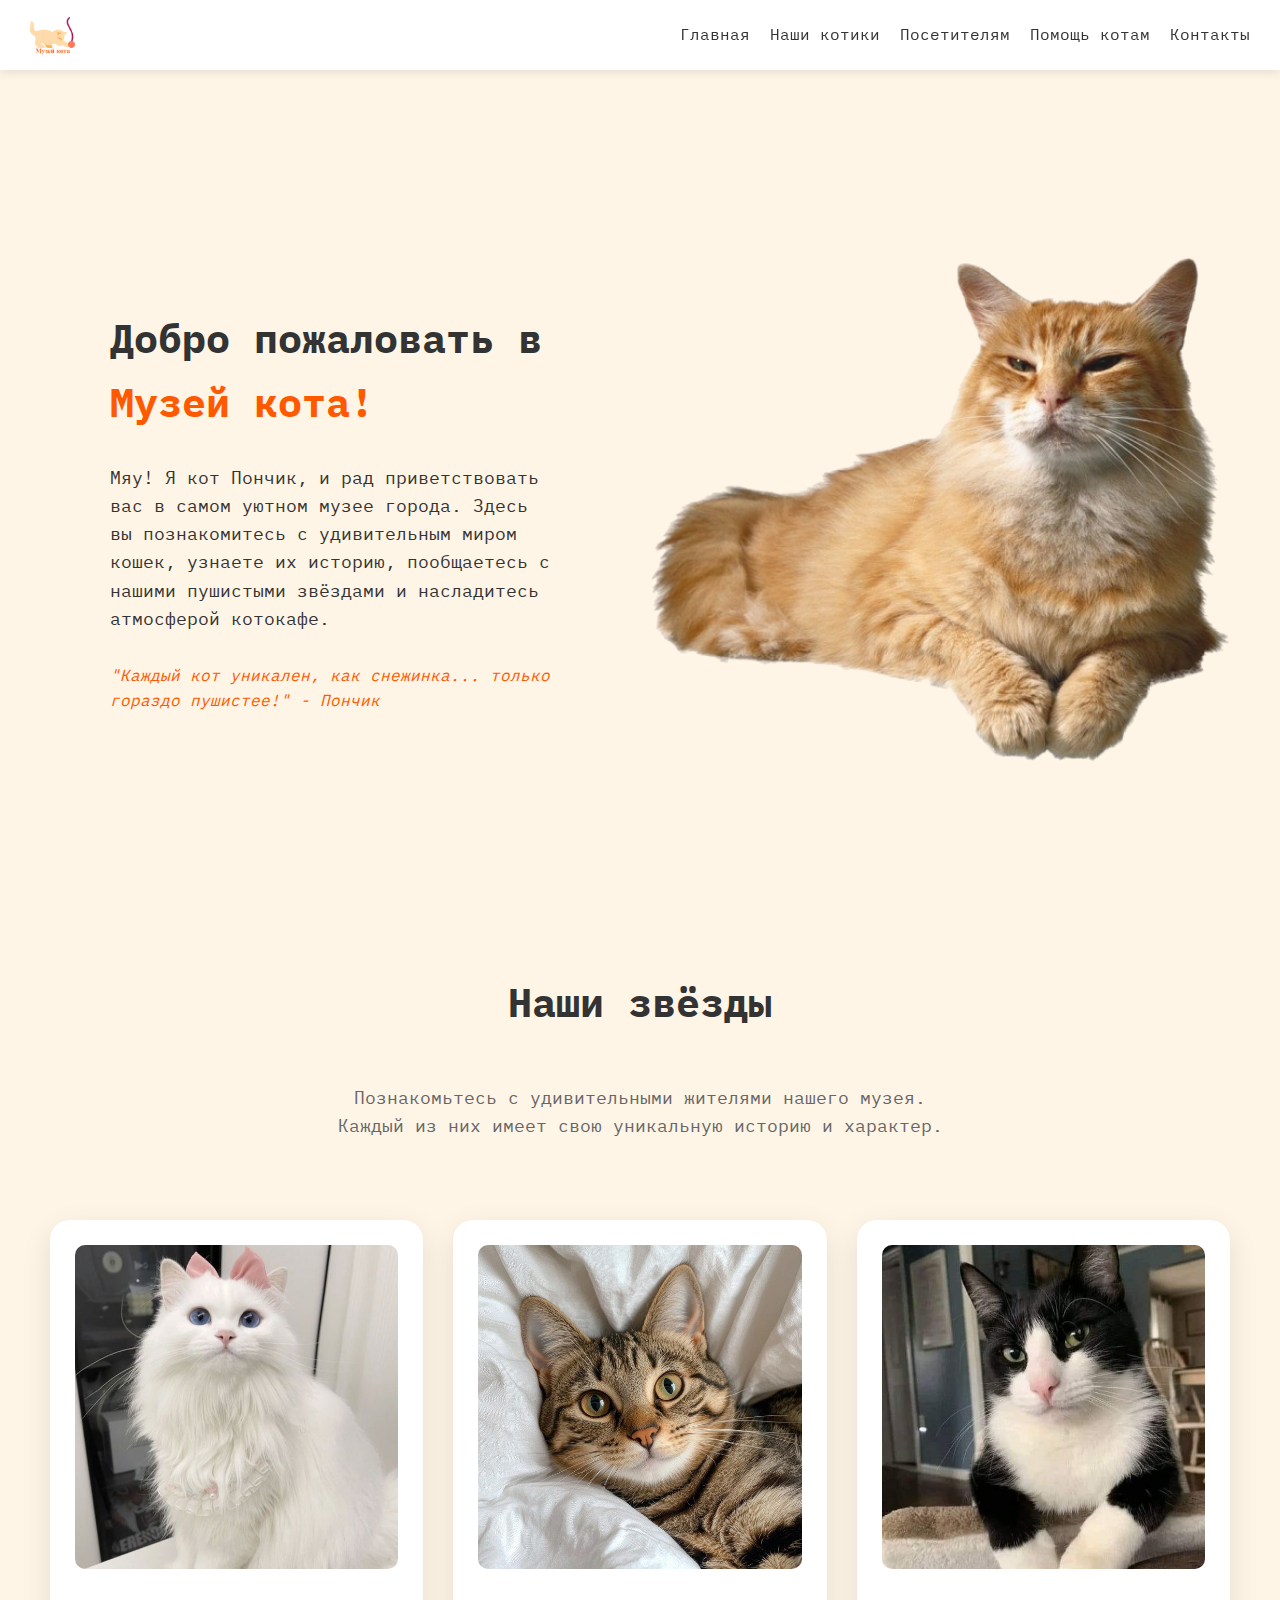
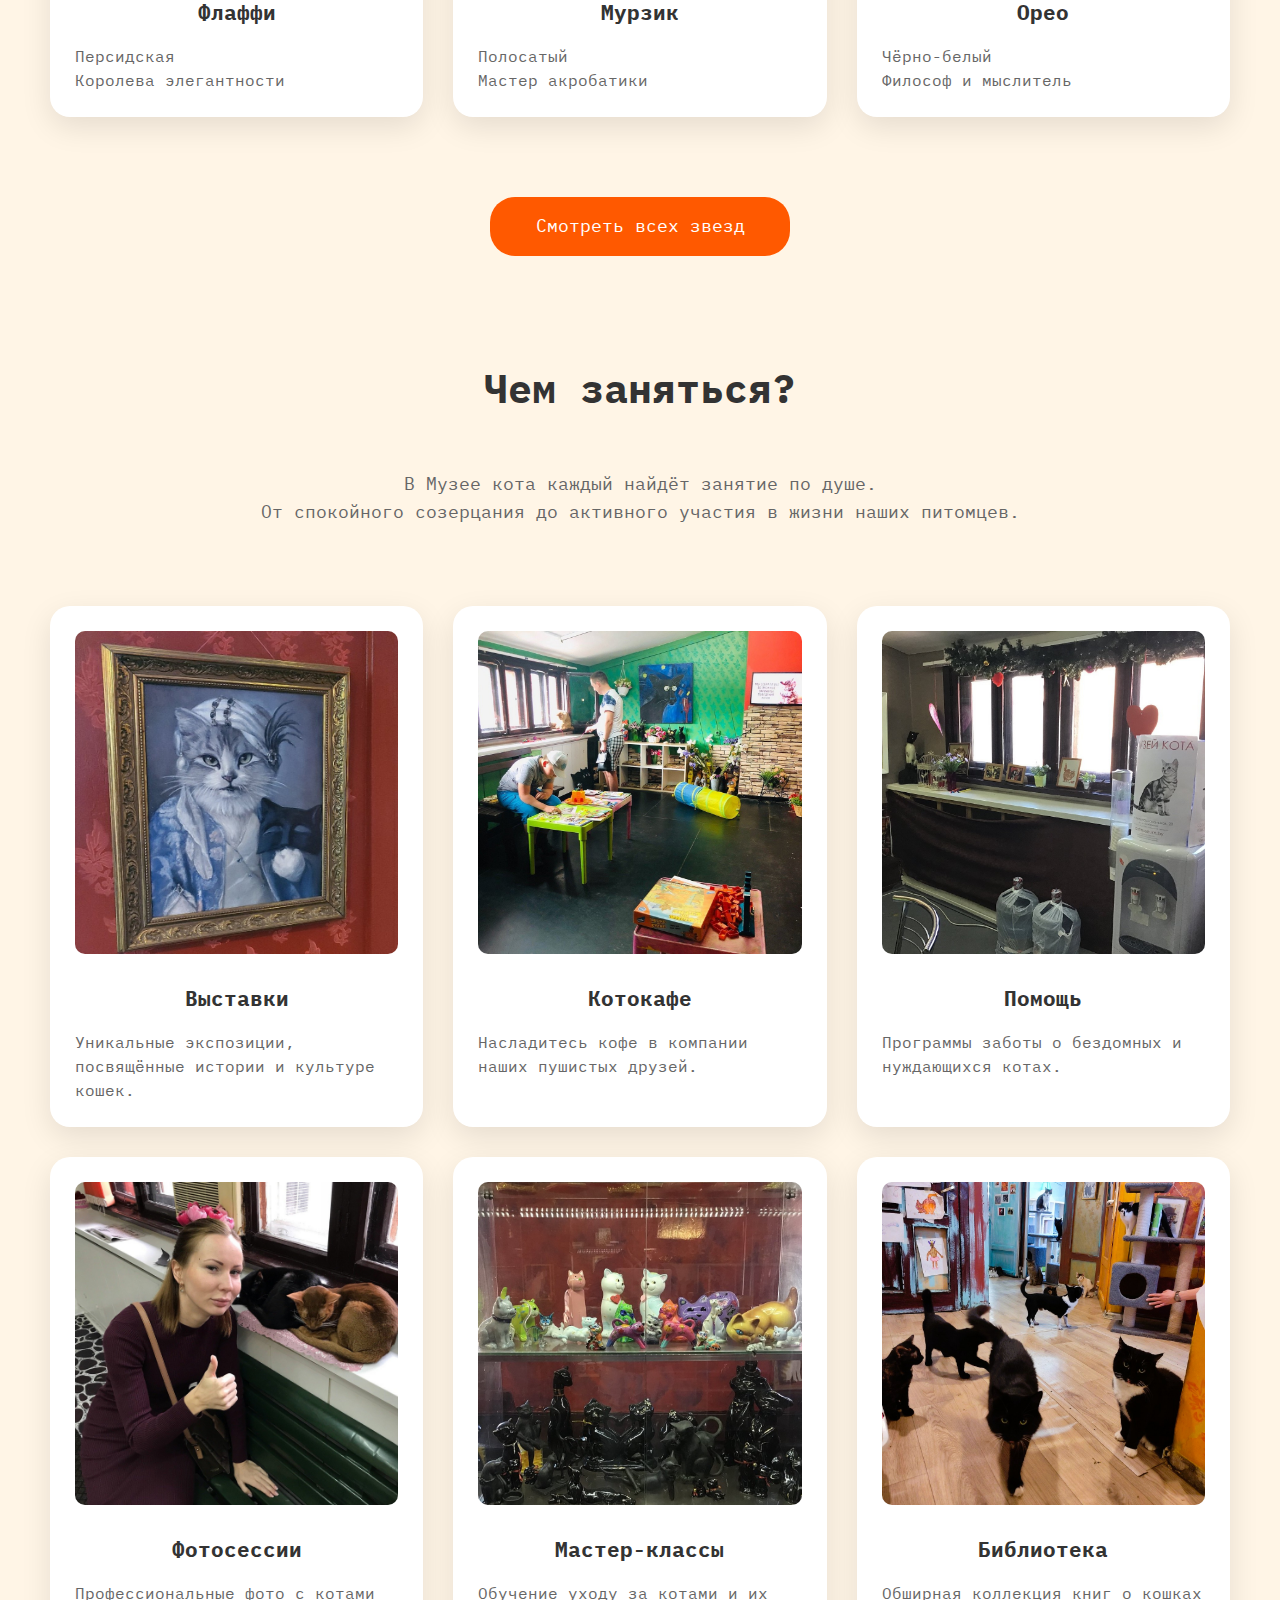
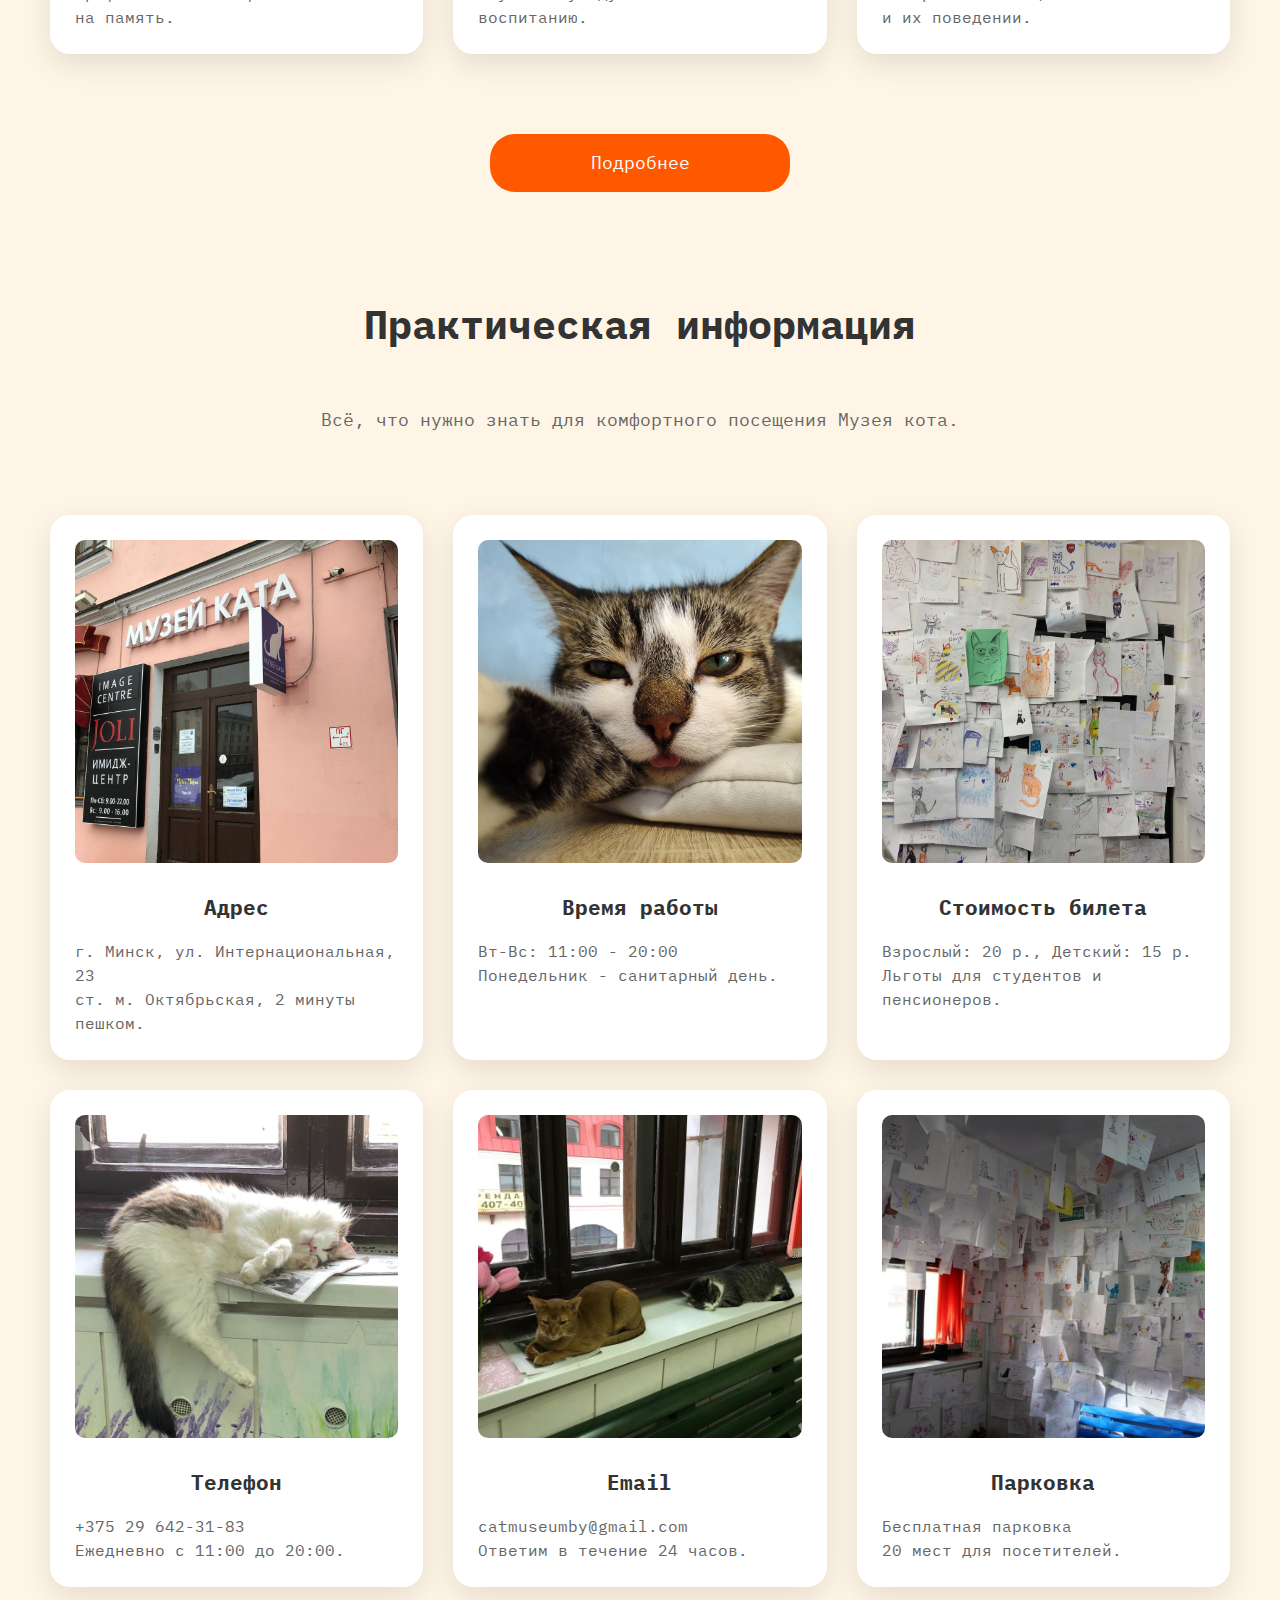
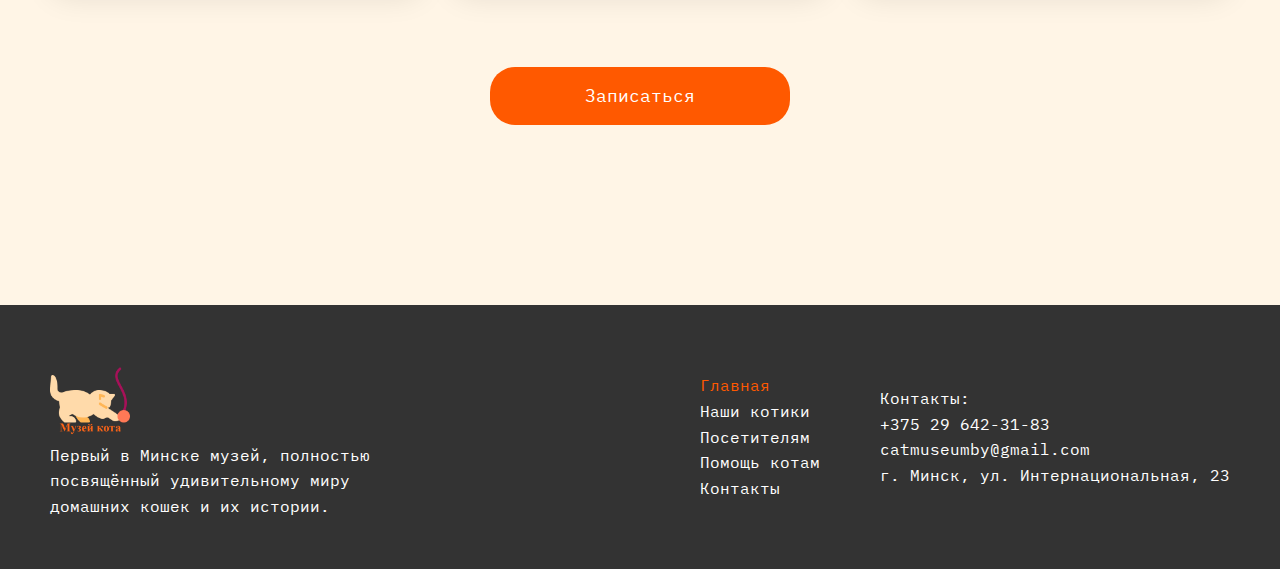
<file: index.html>
<!DOCTYPE html>
<html lang="ru">
  <head>
    <meta charset="UTF-8">
    <meta http-equiv="X-UA-Compatible" content="IE=edge">
    <meta name="viewport" content="width=device-width, initial-scale=1.0">
    <title>Музей кота</title>

    <link rel="icon" href="./images/favicon.ico" sizes="any">
    <link rel="apple-touch-icon" href="./images/mobile-icon.png">
    
    <link rel="stylesheet" href="./fonts/fonts.css">
    <link rel="stylesheet" href="./styles/globals.css">
    <link rel="stylesheet" href="./styles/style.css">
    <link rel="stylesheet" href="./styles/header.css">
    <link rel="stylesheet" href="./styles/footer.css">
    <link rel="stylesheet" href="./styles/index.css">

    <script src="./scripts/components.js"></script>
  </head>
  <body class="page theme_dark theme_light">
    <main class="content">
      <section class="content__section section__header">
        <h1 class="header__title">
          Добро пожаловать в <br>
          <span class="title-accent">Музей кота!</span>
        </h1>
        <p class="header__subtitle">
          Мяу! Я кот Пончик, и рад приветствовать вас в самом уютном музее города. 
          Здесь вы познакомитесь с удивительным миром кошек, узнаете их историю, пообщаетесь с нашими пушистыми звёздами и насладитесь атмосферой котокафе.
        </p>
        <p class="header__text title-accent">
          "Каждый кот уникален, как снежинка... только гораздо пушистее!" - Пончик
        </p>
        <img class="header__image" alt="Кот Пончик" src="./images/cat.png">
      </section>
      <section class="content__section section__our-stars">
        <h2 class="content__title">Наши звёзды</h2>
        <p class="content__subtitle">
          Познакомьтесь с удивительными жителями нашего музея. <br>Каждый из них имеет свою уникальную историю и характер.
        </p>
        <article class="content__article">
          <img src="./images/cat1.jpg" class="content__image">
          <h3 class="content__subtitle">Флаффи</h3>
          <p class="content__text">
            Персидская <br>Королева элегантности 
          </p>
        </article>
        <article class="content__article">
          <img src="./images/cat2.jpg" class="content__image">
          <h3 class="content__subtitle">Мурзик</h3>
          <p class="content__text">
            Полосатый <br>Мастер акробатики
          </p>
        </article>
        <article class="content__article">
          <img src="./images/cat3.jpg" class="content__image">
          <h3 class="content__subtitle">Орео</h3>
          <p class="content__text">
            Чёрно-белый <br>Философ и мыслитель
          </p>
        </article>
        <button type="button" onclick="window.location.href='cats.html'" class="content__button">Смотреть всех звезд</button>
      </section>
  
      <section class="content__section section__classes">
        <h2 class="content__title">Чем заняться?</h2>
        <p class="content__subtitle">
          В Музее кота каждый найдёт занятие по душе. <br>От спокойного созерцания до активного участия в жизни наших питомцев.
        </p>
        <article class="content__article">
          <img src="./images/1.jpg" class="content__image">
          <h3 class="content__subtitle">Выставки</h3>
          <p class="content__text">
            Уникальные экспозиции, посвящённые истории и культуре кошек.
          </p>
        </article>  
        <article class="content__article">
          <img src="./images/10.jpg" class="content__image">
          <h3 class="content__subtitle">Котокафе</h3>
          <p class="content__text">
            Насладитесь кофе в компании наших пушистых друзей.
          </p>
        </article>
        <article class="content__article">
          <img src="./images/5.jpg" class="content__image">
          <h3 class="content__subtitle">Помощь</h3>
          <p class="content__text">
            Программы заботы о бездомных и нуждающихся котах.
          </p>
        </article>
        <article class="content__article">
          <img src="./images/7.jpg" class="content__image">
          <h3 class="content__subtitle">Фотосессии</h3>
          <p class="content__text">
            Профессиональные фото с котами на память.
          </p>
        </article>
        <article class="content__article">
          <img src="./images/6.jpg" class="content__image">
          <h3 class="content__subtitle">Мастер-классы</h3>
          <p class="content__text">
            Обучение уходу за котами и их воспитанию.
          </p>
        </article>
        <article class="content__article">
          <img src="./images/3.jpg" class="content__image">
          <h3 class="content__subtitle">Библиотека</h3>
          <p class="content__text">
            Обширная коллекция книг о кошках и их поведении.
          </p>
        </article>
        <button type="button" onclick="window.location.href='visit.html'" class="content__button">Подробнее</button>
      </section>

      <section class="content__section section__practical-information">
        <h2 class="content__title">Практическая информация</h2>
        <p class="content__subtitle">
          Всё, что нужно знать для комфортного посещения Музея кота.
        </p>
        <article class="content__article">
          <img src="./images/11.jpg" class="content__image">
          <h3 class="content__subtitle">Адрес</h3>
          <p class="content__text">
            г. Минск, ул. Интернациональная, 23 <br>ст. м. Октябрьская, 2 минуты пешком.
          </p>
        </article>  
        <article class="content__article">
          <img src="./images/2.jpg" class="content__image">
          <h3 class="content__subtitle">Время работы</h3>
          <p class="content__text">
            Вт-Вс: 11:00 - 20:00 <br>Понедельник - санитарный день.
          </p>
        </article>
        <article class="content__article">
          <img src="./images/9.jpg" class="content__image">
          <h3 class="content__subtitle">Стоимость билета</h3>
          <p class="content__text">
            Взрослый: 20 р., Детский: 15 р. <br>Льготы для студентов и пенсионеров.
          </p>
        </article>
        <article class="content__article">
          <img src="./images/8.jpg" class="content__image">
          <h3 class="content__subtitle">Телефон</h3>
          <p class="content__text">
            +375 29 642-31-83 <br>Ежедневно с 11:00 до 20:00.
          </p>
        </article>
        <article class="content__article">
          <img src="./images/12.jpg" class="content__image">
          <h3 class="content__subtitle">Email</h3>
          <p class="content__text">
            catmuseumby@gmail.com <br>Ответим в течение 24 часов.
          </p>
        </article>
        <article class="content__article">
          <img src="./images/4.jpg" class="content__image">
          <h3 class="content__subtitle">Парковка</h3>
          <p class="content__text">
            Бесплатная парковка <br>20 мест для посетителей.
          </p>
        </article>
        <button type="button" onclick="window.location.href='contacts.html'" class="content__button">Записаться</button>
      </section>
    </main>
  </body>
</html>
</file>
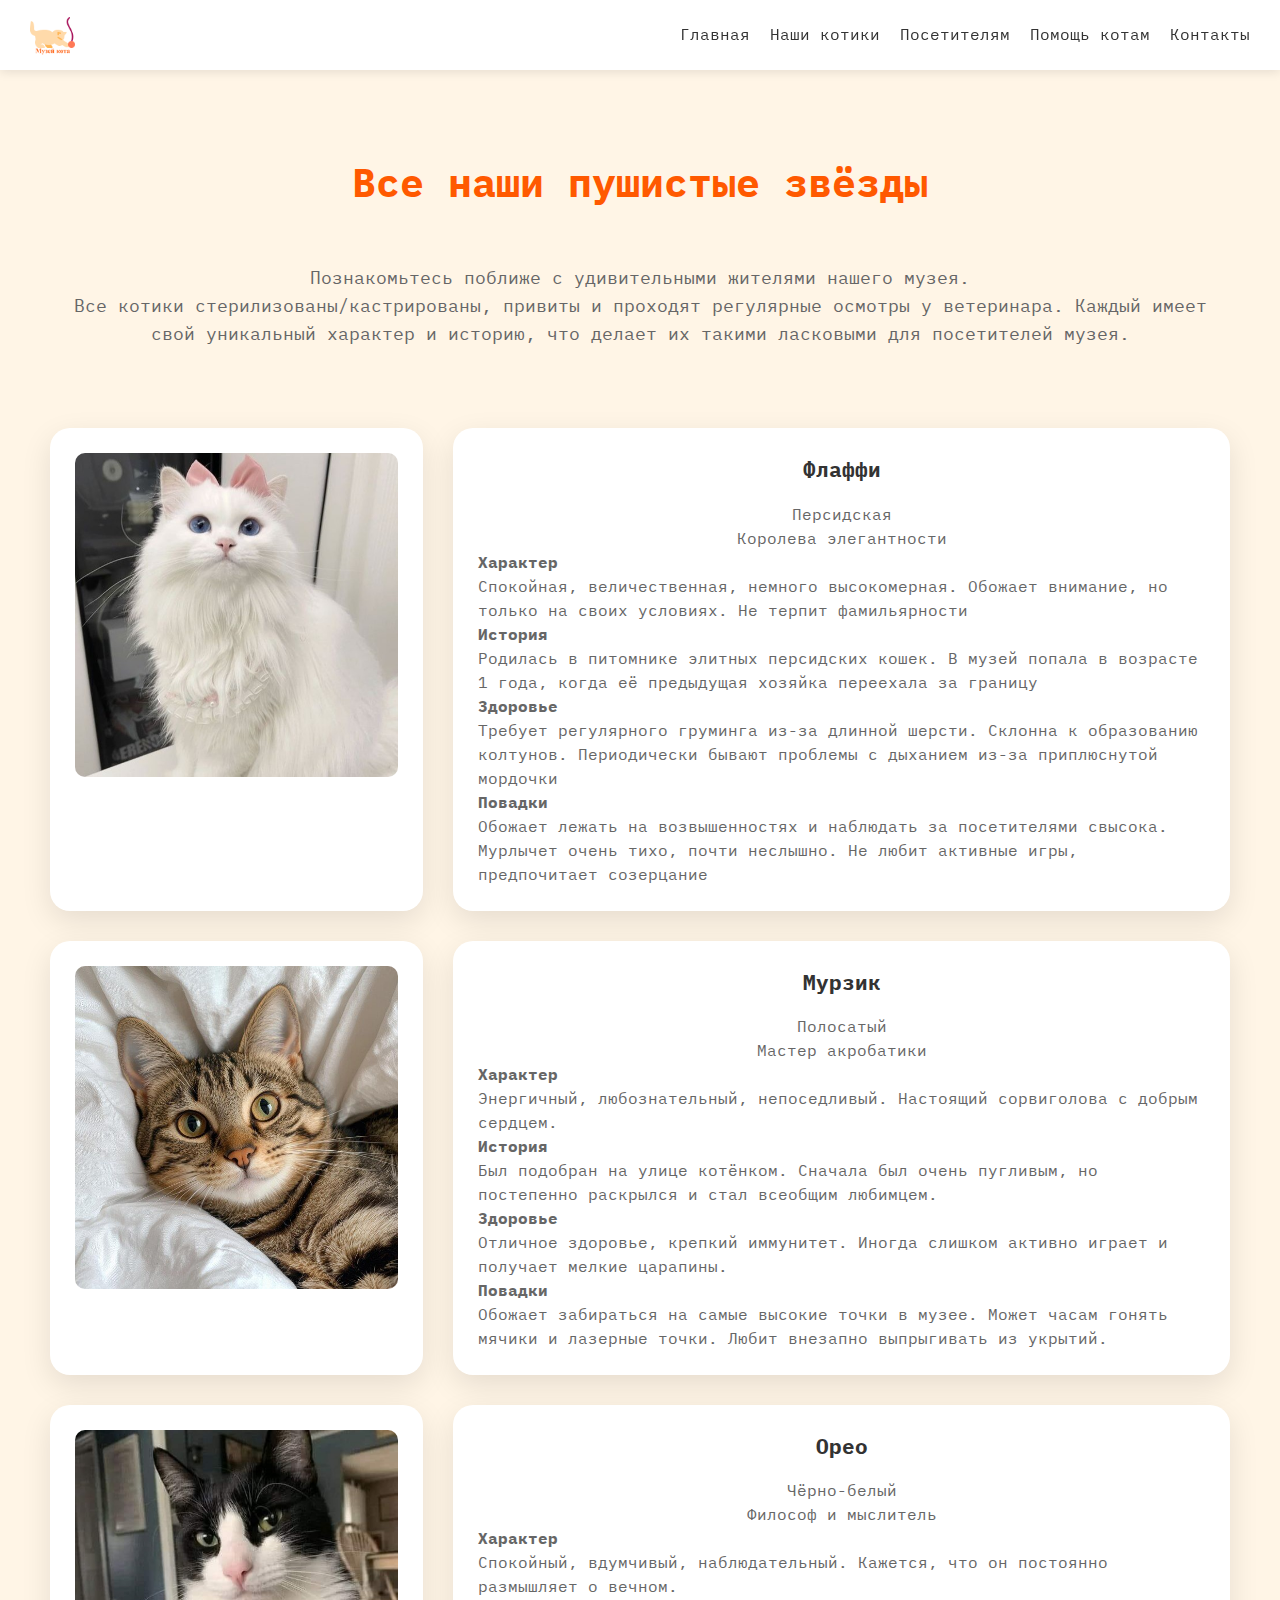
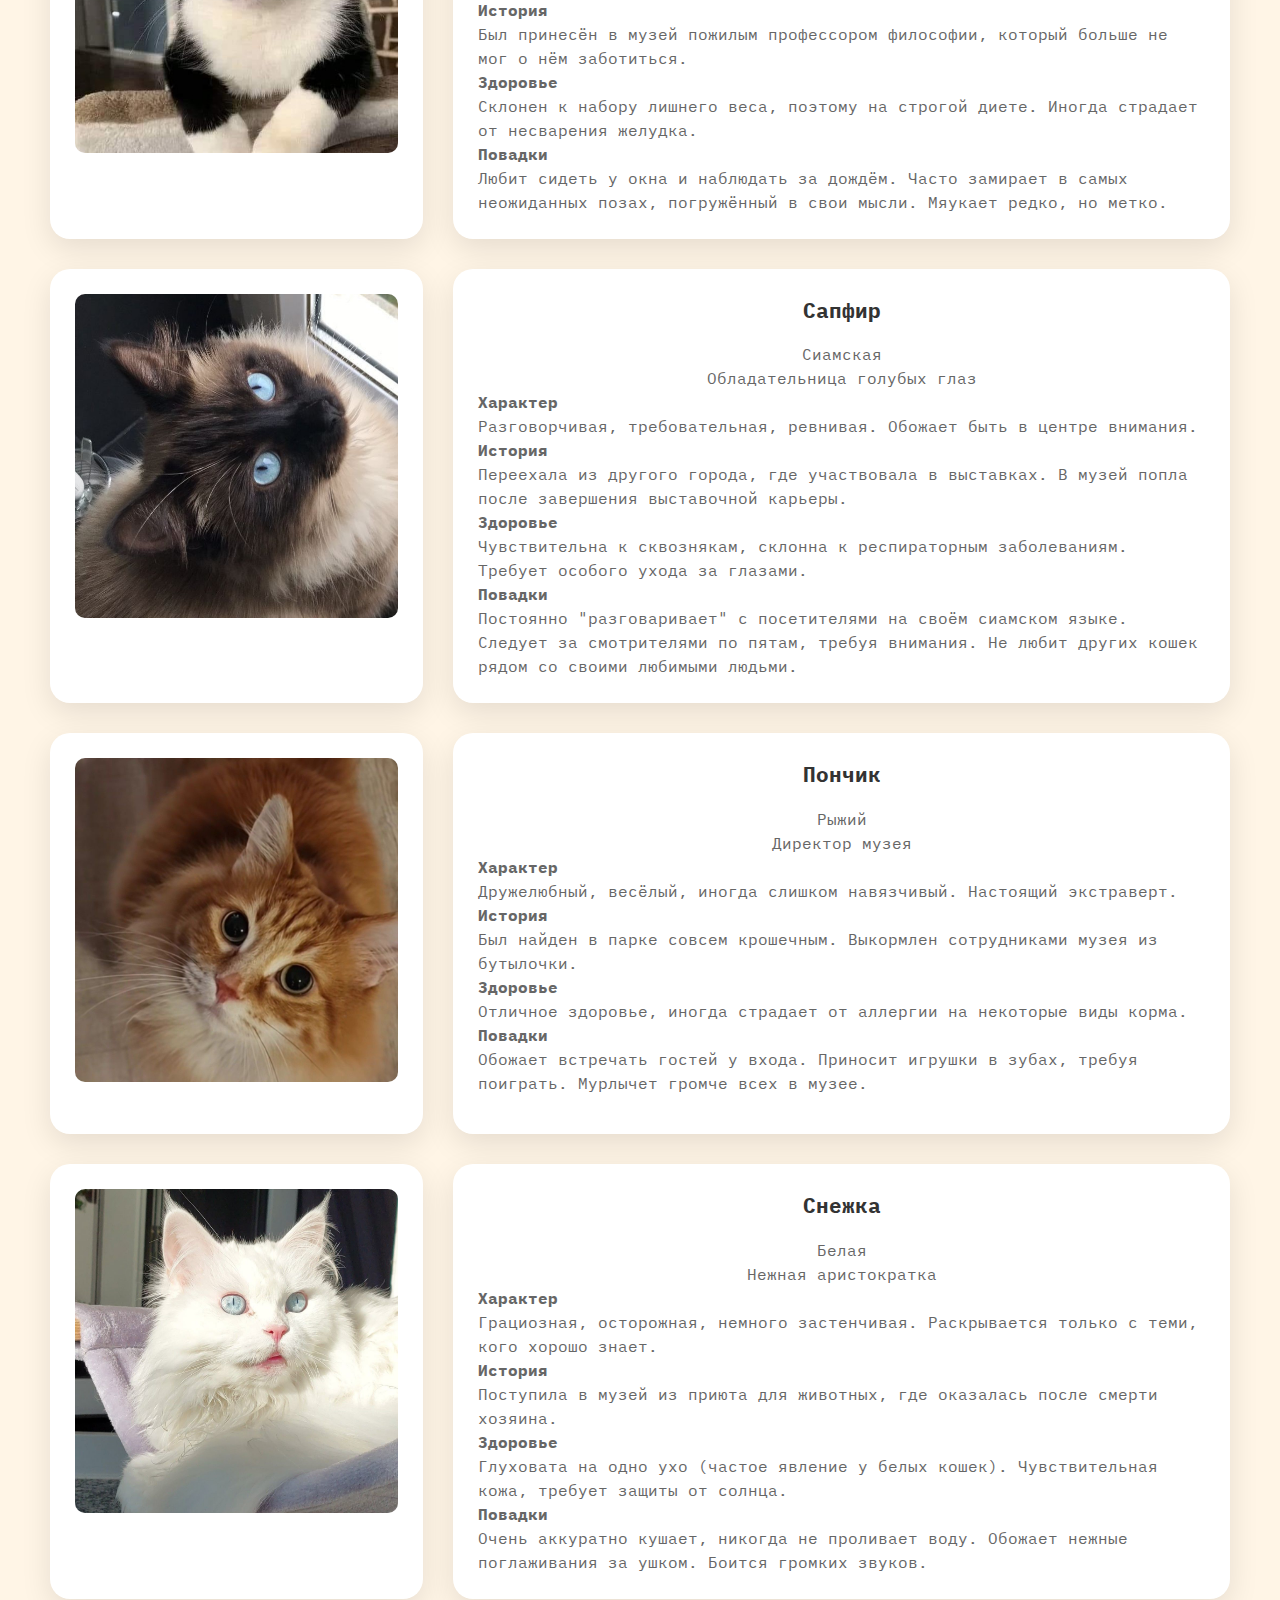
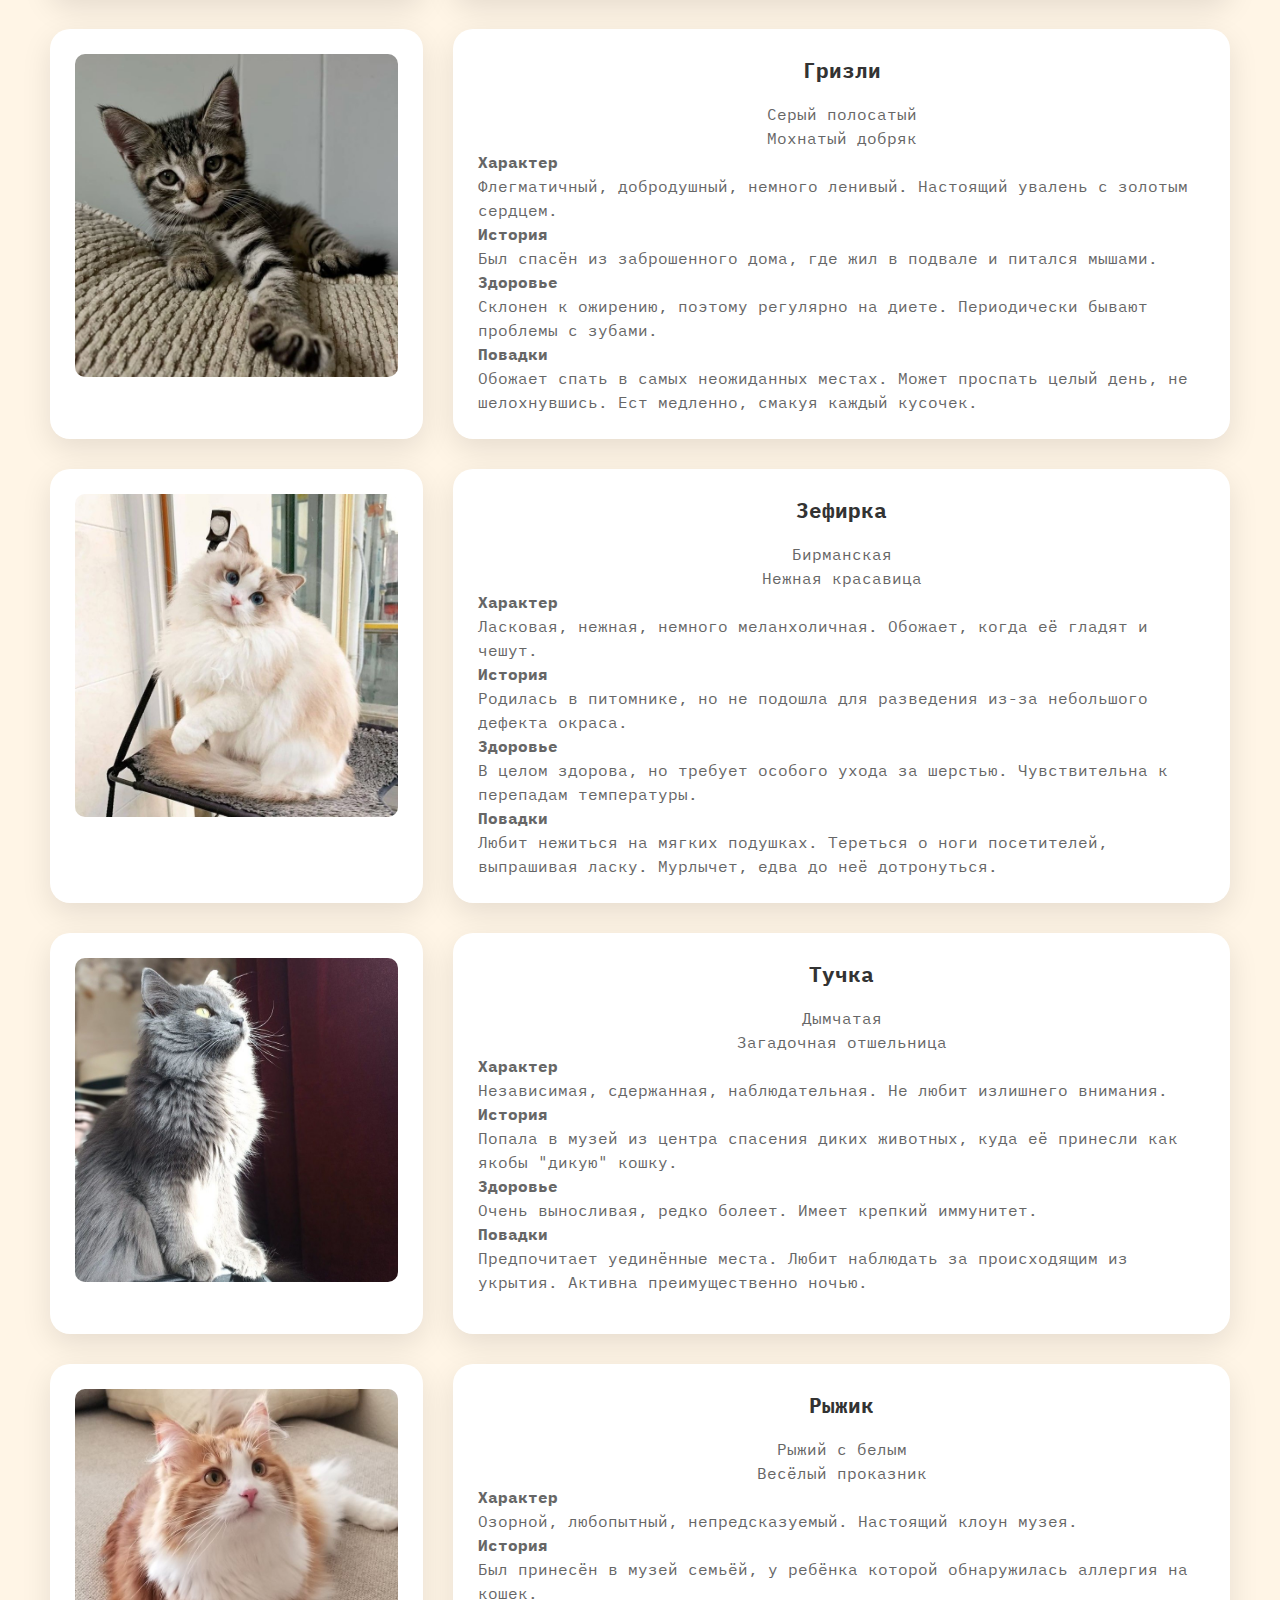
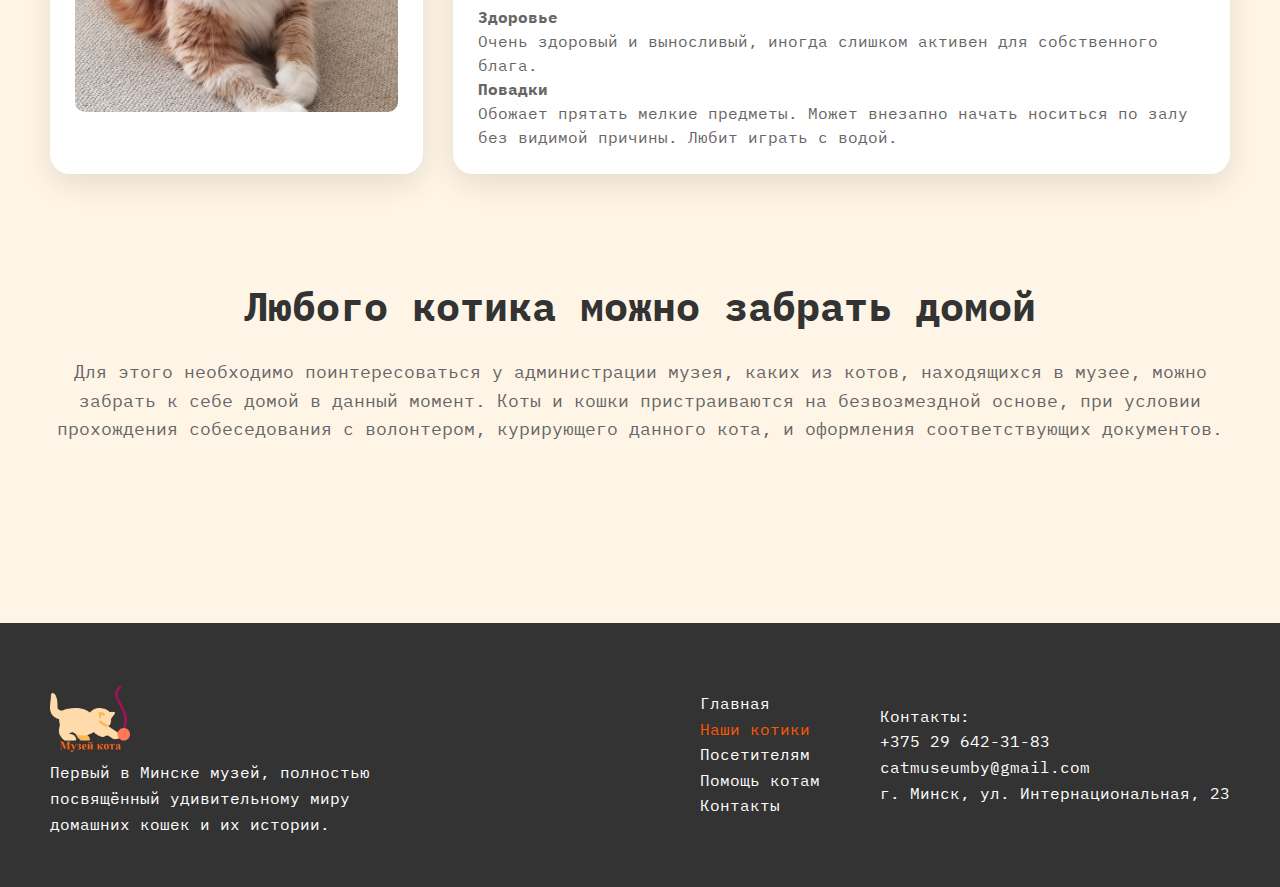
<file: cats.html>
<!DOCTYPE html>
<html lang="ru">
<head>
  <meta charset="UTF-8">
  <meta http-equiv="X-UA-Compatible" content="IE=edge">
  <meta name="viewport" content="width=device-width, initial-scale=1.0">
  <title>Наши котики</title>

  <link rel="icon" href="./images/favicon.ico" sizes="any">
  <link rel="apple-touch-icon" href="./images/mobile-icon.png">
  
  <link rel="stylesheet" href="./fonts/fonts.css">
  <link rel="stylesheet" href="./styles/globals.css">
  <link rel="stylesheet" href="./styles/style.css">
  <link rel="stylesheet" href="./styles/header.css">
  <link rel="stylesheet" href="./styles/footer.css">
  <link rel="stylesheet" href="./styles/index.css">
  <link rel="stylesheet" href="./styles/cats.css">

  <script src="./scripts/components.js"></script>
</head>
<body class="page"> 
  <main class="content">
    <section class="content__section section__our-cats">
      <h2 class="content__title title-accent">Все наши пушистые звёзды</h2>
      <p class="content__subtitle">
        Познакомьтесь поближе с удивительными жителями нашего музея. <br>Все котики стерилизованы/кастрированы, привиты и проходят регулярные осмотры у ветеринара. Каждый имеет свой уникальный характер и историю, что делает их такими ласковыми для посетителей музея.
      </p>
      <article class="content__article">
        <img src="./images/cat1.jpg" class="content__image">
      </article>
      <article class="content__article text-left">
        <h3 class="content__subtitle text-center">Флаффи</h3>
        <p class="content__text text-center">
          Персидская <br>Королева элегантности 
        </p>
        <p class="content__text">
          <span class="text-bold">Характер</span><br> 
          Спокойная, величественная, немного высокомерная. Обожает внимание, но только на своих условиях. Не терпит фамильярности
        </p>
        <p class="content__text">
          <span class="text-bold">История</span><br> 
          Родилась в питомнике элитных персидских кошек. В музей попала в возрасте 1 года, когда её предыдущая хозяйка переехала за границу
        </p>
        <p class="content__text">
          <span class="text-bold">Здоровье</span><br> 
          Требует регулярного груминга из-за длинной шерсти. Склонна к образованию колтунов. Периодически бывают проблемы с дыханием из-за приплюснутой мордочки
        </p>
        <p class="content__text">
          <span class="text-bold">Повадки</span><br> 
          Обожает лежать на возвышенностях и наблюдать за посетителями свысока. Мурлычет очень тихо, почти неслышно. Не любит активные игры, предпочитает созерцание
        </p>
      </article>

      <article class="content__article">
        <img src="./images/cat2.jpg" class="content__image">
      </article>
      <article class="content__article text-left">
        <h3 class="content__subtitle text-center">Мурзик</h3>
        <p class="content__text text-center">
          Полосатый <br>Мастер акробатики 
        </p>
        <p class="content__text">
          <span class="text-bold">Характер</span><br> 
          Энергичный, любознательный, непоседливый. Настоящий сорвиголова с добрым сердцем.
        </p>
        <p class="content__text">
          <span class="text-bold">История</span><br> 
          Был подобран на улице котёнком. Сначала был очень пугливым, но постепенно раскрылся и стал всеобщим любимцем.
        </p>
        <p class="content__text">
          <span class="text-bold">Здоровье</span><br> 
          Отличное здоровье, крепкий иммунитет. Иногда слишком активно играет и получает мелкие царапины.
        </p>
        <p class="content__text">
          <span class="text-bold">Повадки</span><br> 
          Обожает забираться на самые высокие точки в музее. Может часам гонять мячики и лазерные точки. Любит внезапно выпрыгивать из укрытий.
        </p>
      </article>

      <article class="content__article">
        <img src="./images/cat3.jpg" class="content__image">
      </article>
      <article class="content__article text-left">
        <h3 class="content__subtitle text-center">Орео </h3>
        <p class="content__text text-center">
          Чёрно-белый <br>Философ и мыслитель 
        </p>
        <p class="content__text">
          <span class="text-bold">Характер</span><br> 
          Спокойный, вдумчивый, наблюдательный. Кажется, что он постоянно размышляет о вечном.
        </p>
        <p class="content__text">
          <span class="text-bold">История</span><br> 
          Был принесён в музей пожилым профессором философии, который больше не мог о нём заботиться.
        </p>
        <p class="content__text">
          <span class="text-bold">Здоровье</span><br> 
          Склонен к набору лишнего веса, поэтому на строгой диете. Иногда страдает от несварения желудка.
        </p>
        <p class="content__text">
          <span class="text-bold">Повадки</span><br> 
          Любит сидеть у окна и наблюдать за дождём. Часто замирает в самых неожиданных позах, погружённый в свои мысли. Мяукает редко, но метко.
        </p>
      </article>

      <article class="content__article">
        <img src="./images/cat4.jpg" class="content__image">
      </article>
      <article class="content__article text-left">
        <h3 class="content__subtitle text-center">Сапфир</h3>
        <p class="content__text text-center">
          Сиамская <br>Обладательница голубых глаз 
        </p>
        <p class="content__text">
          <span class="text-bold">Характер</span><br> 
          Разговорчивая, требовательная, ревнивая. Обожает быть в центре внимания.
        </p>
        <p class="content__text">
          <span class="text-bold">История</span><br> 
          Переехала из другого города, где участвовала в выставках. В музей попла после завершения выставочной карьеры.
        </p>
        <p class="content__text">
          <span class="text-bold">Здоровье</span><br> 
          Чувствительна к сквознякам, склонна к респираторным заболеваниям. Требует особого ухода за глазами.
        </p>
        <p class="content__text">
          <span class="text-bold">Повадки</span><br> 
          Постоянно "разговаривает" с посетителями на своём сиамском языке. Следует за смотрителями по пятам, требуя внимания. Не любит других кошек рядом со своими любимыми людьми.
        </p>
      </article>

      <article class="content__article">
        <img src="./images/cat5.jpg" class="content__image">
      </article>
      <article class="content__article text-left">
        <h3 class="content__subtitle text-center">Пончик </h3>
        <p class="content__text text-center">
          Рыжий <br>Директор музея 
        </p>
        <p class="content__text">
          <span class="text-bold">Характер</span><br> 
          Дружелюбный, весёлый, иногда слишком навязчивый. Настоящий экстраверт.
        </p>
        <p class="content__text">
          <span class="text-bold">История</span><br> 
          Был найден в парке совсем крошечным. Выкормлен сотрудниками музея из бутылочки.
        </p>
        <p class="content__text">
          <span class="text-bold">Здоровье</span><br> 
          Отличное здоровье, иногда страдает от аллергии на некоторые виды корма.
        </p>
        <p class="content__text">
          <span class="text-bold">Повадки</span><br> 
          Обожает встречать гостей у входа. Приносит игрушки в зубах, требуя поиграть. Мурлычет громче всех в музее.
        </p>
      </article>

      <article class="content__article">
        <img src="./images/cat6.jpg" class="content__image">
      </article>
      <article class="content__article text-left">
        <h3 class="content__subtitle text-center">Снежка  </h3>
        <p class="content__text text-center">
          Белая <br>Нежная аристократка 
        </p>
        <p class="content__text">
          <span class="text-bold">Характер</span><br> 
          Грациозная, осторожная, немного застенчивая. Раскрывается только с теми, кого хорошо знает.
        </p>
        <p class="content__text">
          <span class="text-bold">История</span><br> 
          Поступила в музей из приюта для животных, где оказалась после смерти хозяина.
        </p>
        <p class="content__text">
          <span class="text-bold">Здоровье</span><br> 
          Глуховата на одно ухо (частое явление у белых кошек). Чувствительная кожа, требует защиты от солнца.
        </p>
        <p class="content__text">
          <span class="text-bold">Повадки</span><br> 
          Очень аккуратно кушает, никогда не проливает воду. Обожает нежные поглаживания за ушком. Боится громких звуков.
        </p>
      </article>

      <article class="content__article">
        <img src="./images/cat7.jpg" class="content__image">
      </article>
      <article class="content__article text-left">
        <h3 class="content__subtitle text-center">Гризли</h3>
        <p class="content__text text-center">
          Серый полосатый <br>Мохнатый добряк 
        </p>
        <p class="content__text">
          <span class="text-bold">Характер</span><br> 
          Флегматичный, добродушный, немного ленивый. Настоящий увалень с золотым сердцем.
        </p>
        <p class="content__text">
          <span class="text-bold">История</span><br> 
          Был спасён из заброшенного дома, где жил в подвале и питался мышами.
        </p>
        <p class="content__text">
          <span class="text-bold">Здоровье</span><br> 
          Склонен к ожирению, поэтому регулярно на диете. Периодически бывают проблемы с зубами.
        </p>
        <p class="content__text">
          <span class="text-bold">Повадки</span><br> 
          Обожает спать в самых неожиданных местах. Может проспать целый день, не шелохнувшись. Ест медленно, смакуя каждый кусочек.
        </p>
      </article>

      <article class="content__article">
        <img src="./images/cat8.jpg" class="content__image">
      </article>
      <article class="content__article text-left">
        <h3 class="content__subtitle text-center">Зефирка </h3>
        <p class="content__text text-center">
          Бирманская <br>Нежная красавица 
        </p>
        <p class="content__text">
          <span class="text-bold">Характер</span><br> 
          Ласковая, нежная, немного меланхоличная. Обожает, когда её гладят и чешут.
        </p>
        <p class="content__text">
          <span class="text-bold">История</span><br> 
          Родилась в питомнике, но не подошла для разведения из-за небольшого дефекта окраса.
        </p>
        <p class="content__text">
          <span class="text-bold">Здоровье</span><br> 
          В целом здорова, но требует особого ухода за шерстью. Чувствительна к перепадам температуры.
        </p>
        <p class="content__text">
          <span class="text-bold">Повадки</span><br> 
          Любит нежиться на мягких подушках. Тереться о ноги посетителей, выпрашивая ласку. Мурлычет, едва до неё дотронуться.
        </p>
      </article>

      <article class="content__article">
        <img src="./images/cat9.jpg" class="content__image">
      </article>
      <article class="content__article text-left">
        <h3 class="content__subtitle text-center">Тучка</h3>
        <p class="content__text text-center">
          Дымчатая <br>Загадочная отшельница 
        </p>
        <p class="content__text">
          <span class="text-bold">Характер</span><br> 
          Независимая, сдержанная, наблюдательная. Не любит излишнего внимания.
        </p>
        <p class="content__text">
          <span class="text-bold">История</span><br> 
          Попала в музей из центра спасения диких животных, куда её принесли как якобы "дикую" кошку.
        </p>
        <p class="content__text">
          <span class="text-bold">Здоровье</span><br> 
          Очень выносливая, редко болеет. Имеет крепкий иммунитет.
        </p>
        <p class="content__text">
          <span class="text-bold">Повадки</span><br> 
          Предпочитает уединённые места. Любит наблюдать за происходящим из укрытия. Активна преимущественно ночью.
        </p>
      </article>

      <article class="content__article">
        <img src="./images/cat10.jpg" class="content__image">
      </article>
      <article class="content__article text-left">
        <h3 class="content__subtitle text-center">Рыжик </h3>
        <p class="content__text text-center">
          Рыжий с белым <br>Весёлый проказник 
        </p>
        <p class="content__text">
          <span class="text-bold">Характер</span><br> 
          Озорной, любопытный, непредсказуемый. Настоящий клоун музея.
        </p>
        <p class="content__text">
          <span class="text-bold">История</span><br> 
          Был принесён в музей семьёй, у ребёнка которой обнаружилась аллергия на кошек.
        </p>
        <p class="content__text">
          <span class="text-bold">Здоровье</span><br> 
          Очень здоровый и выносливый, иногда слишком активен для собственного блага.
        </p>
        <p class="content__text">
          <span class="text-bold">Повадки</span><br> 
          Обожает прятать мелкие предметы. Может внезапно начать носиться по залу без видимой причины. Любит играть с водой.
        </p>
      </article>
    </section>
    <section class="content__section">
      <h2 class="content__title">Любого котика можно забрать домой</h2>
      <p class="content__subtitle">
        Для этого необходимо поинтересоваться у администрации музея, каких из котов, находящихся в музее, можно забрать к себе домой в данный момент.
        Коты и кошки пристраиваются на безвозмездной основе, при условии прохождения собеседования с волонтером, курирующего данного кота, и оформления соответствующих документов.
      </p>
    </section>
  </main>
</body>
</html>
</file>
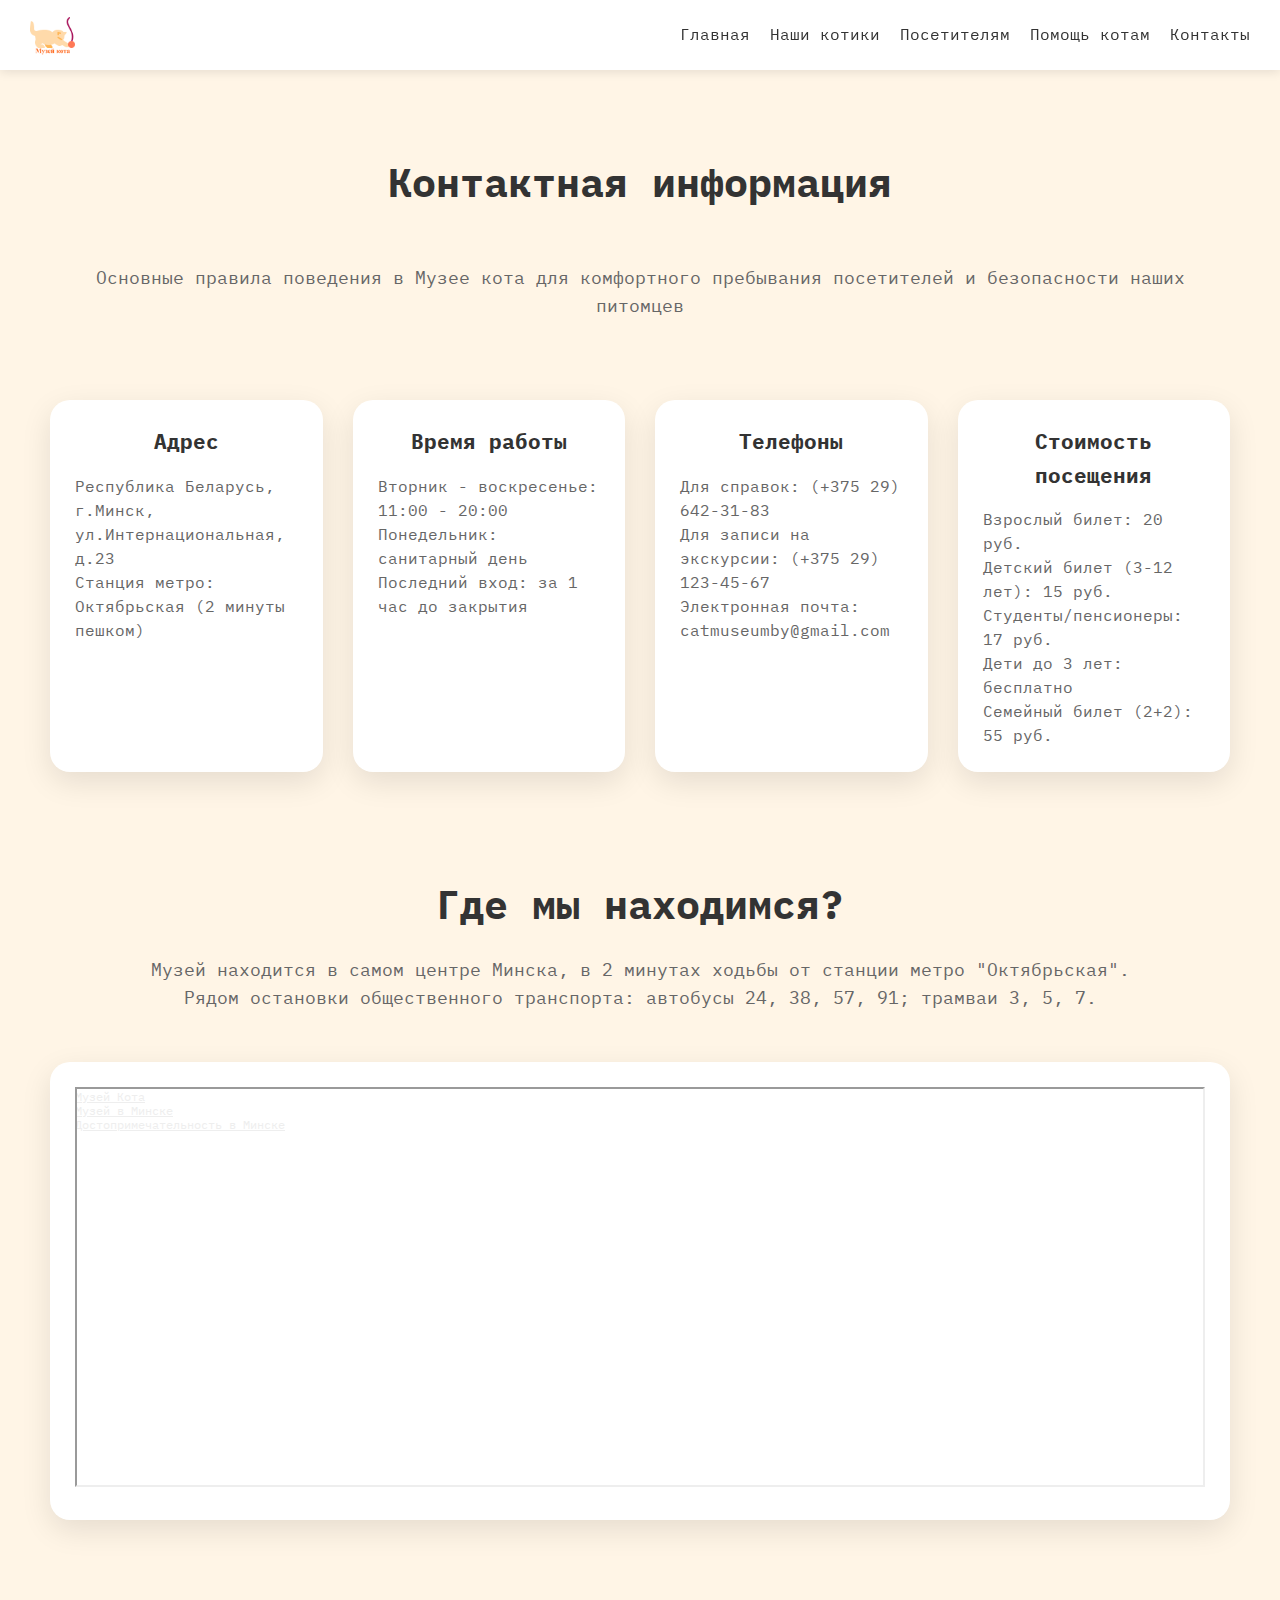
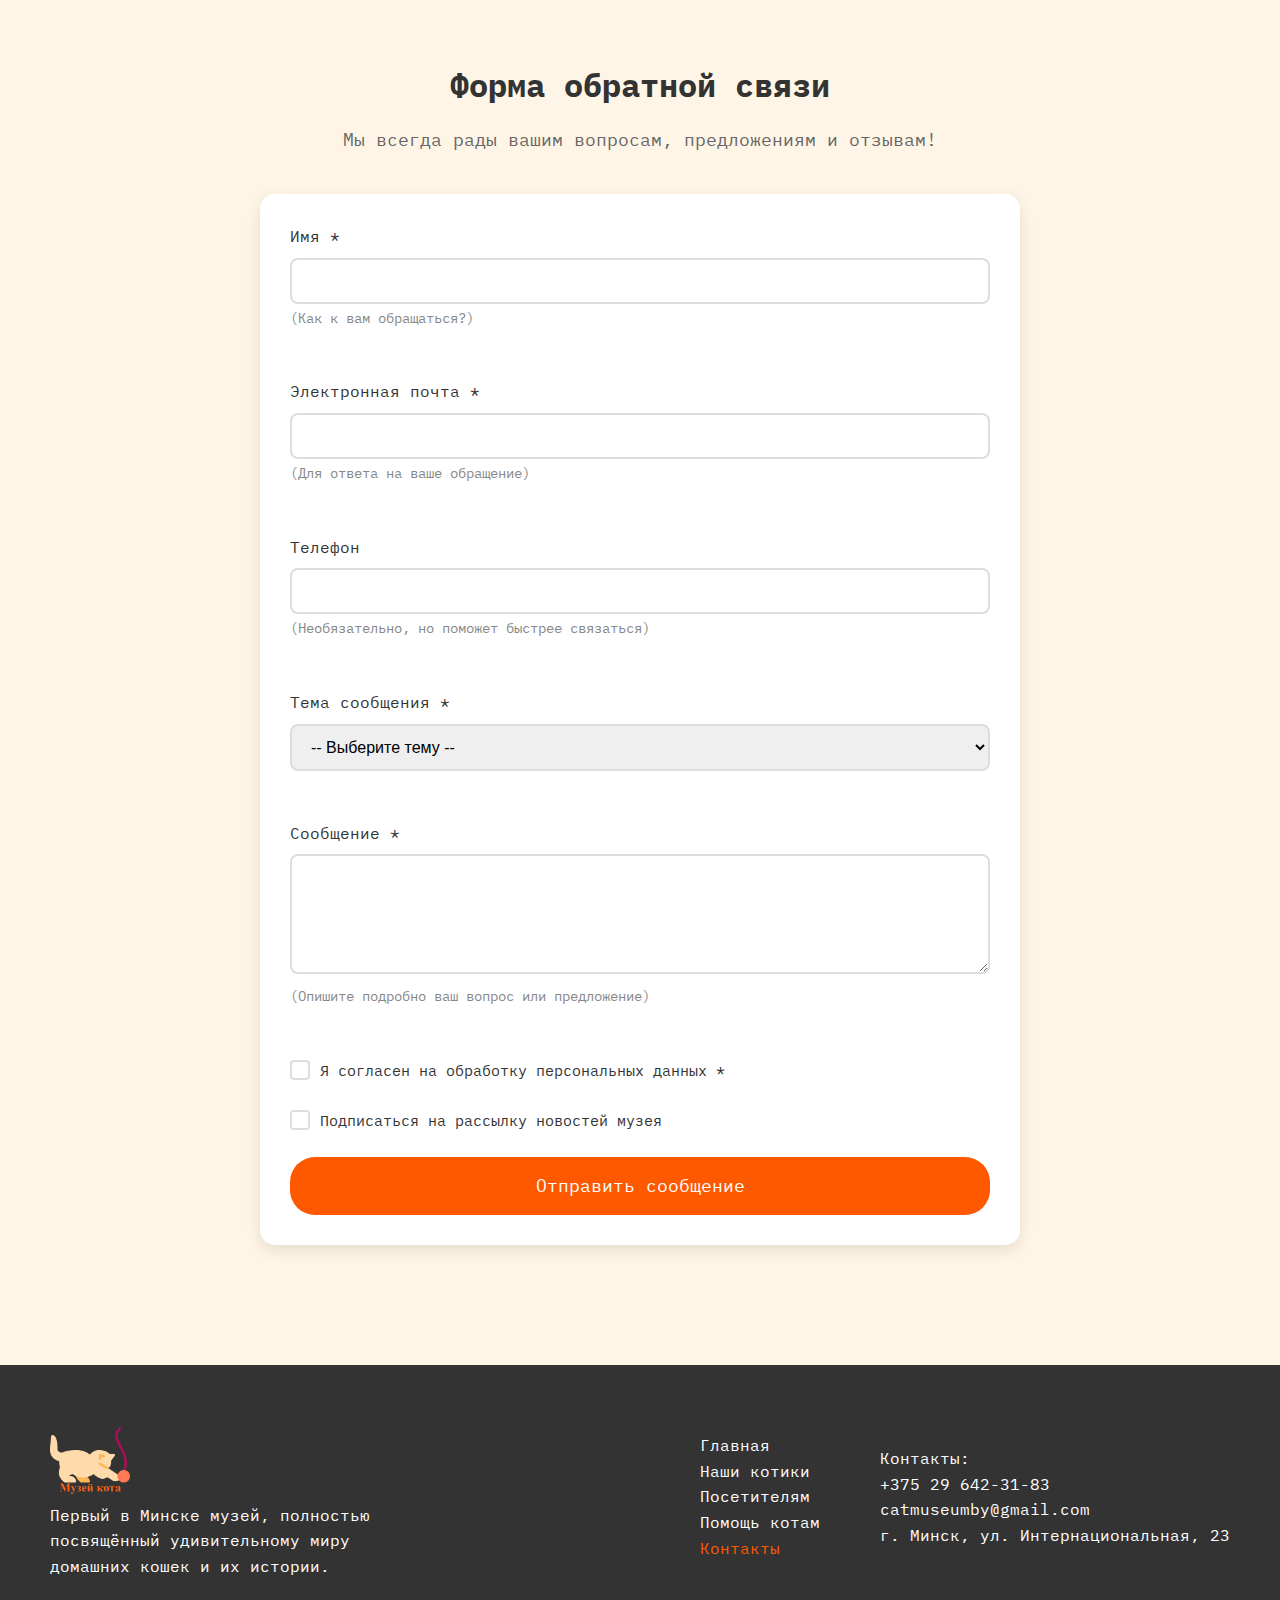
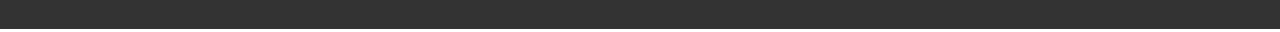
<file: contacts.html>
<!DOCTYPE html>
<html lang="ru">
<head>
  <meta charset="UTF-8">
  <meta http-equiv="X-UA-Compatible" content="IE=edge">
  <meta name="viewport" content="width=device-width, initial-scale=1.0">
  <title>Контакты</title>

  <link rel="icon" href="./images/favicon.ico" sizes="any">
  <link rel="apple-touch-icon" href="./images/mobile-icon.png">
  
  <link rel="stylesheet" href="./fonts/fonts.css">
  <link rel="stylesheet" href="./styles/globals.css">
  <link rel="stylesheet" href="./styles/style.css">
  <link rel="stylesheet" href="./styles/header.css">
  <link rel="stylesheet" href="./styles/footer.css">
  <link rel="stylesheet" href="./styles/index.css">
  <link rel="stylesheet" href="./styles/contacts.css">

  <script src="./scripts/components.js"></script>
  <script src="./scripts/validation.js"></script>
</head>
<body class="page"> 
  <main class="content">
    <section class="content__section section__contacts">
      <h2 class="content__title">Контактная информация</h2>
      <p class="content__subtitle">
        Основные правила поведения в Музее кота для комфортного пребывания посетителей и безопасности наших питомцев
      </p>
      <article class="content__article text-left ">
        <h3 class="content__subtitle text-center">Адрес</h3>
        <p class="content__text">
          Республика Беларусь, г.Минск, ул.Интернациональная, д.23<br>Станция метро: Октябрьская (2 минуты пешком)
        </p>
      </article>
      <article class="content__article text-left ">
        <h3 class="content__subtitle text-center">Время работы</h3>
        <p class="content__text">
          Вторник - воскресенье: 11:00 - 20:00 <br>
          Понедельник: санитарный день <br>
          Последний вход: за 1 час до закрытия <br>
        </p>
      </article>
      <article class="content__article text-left ">
        <h3 class="content__subtitle text-center">Телефоны</h3>
        <p class="content__text">
          Для справок: (+375 29) 642-31-83<br>
          Для записи на экскурсии: (+375 29) 123-45-67<br>
          Электронная почта: catmuseumby@gmail.com
        </p>
      </article>
      <article class="content__article text-left ">
        <h3 class="content__subtitle text-center">Стоимость посещения</h3>
        <p class="content__text">
          Взрослый билет: 20 руб.<br>
          Детский билет (3-12 лет): 15 руб.<br>
          Студенты/пенсионеры: 17 руб.<br>
          Дети до 3 лет: бесплатно<br>
          Семейный билет (2+2): 55 руб.
        </p>
      </article>
    </section>
    <section class="content__section">
      <h2 class="content__title">Где мы находимся?</h2>
      <p class="content__subtitle">
        Музей находится в самом центре Минска, в 2 минутах ходьбы от станции метро "Октябрьская". <br>Рядом остановки общественного транспорта: автобусы 24, 38, 57, 91; трамваи 3, 5, 7.
      </p>
      <article class="content__article text-left ">
        <div style="position:relative;overflow:hidden;">
          <a href="https://yandex.by/maps/org/muzey_kota/1034023234/?utm_medium=mapframe&utm_source=maps" style="color:#eee;font-size:12px;position:absolute;top:0px;">Музей Кота</a>
          <a href="https://yandex.by/maps/157/minsk/category/museum/184105894/?utm_medium=mapframe&utm_source=maps" style="color:#eee;font-size:12px;position:absolute;top:14px;">Музей в Минске</a>
          <a href="https://yandex.by/maps/157/minsk/category/landmark_attraction/89683368508/?utm_medium=mapframe&utm_source=maps" style="color:#eee;font-size:12px;position:absolute;top:28px;">Достопримечательность в Минске</a>
          <iframe src="https://yandex.by/map-widget/v1/?display-text=%D0%BC%D1%83%D0%B7%D0%B5%D0%B9%20%D0%BA%D0%BE%D1%82%D0%B0&ll=27.588105%2C53.915447&mode=search&oid=1034023234&ol=biz&sctx=ZAAAAAgBEAAaKAoSCXmu78NBjjtAES%2F6CtKM80pAEhIJWHIVi98U2j8RiPNwAtNpwT8iBgABAgMEBSgKOABAnQFIAWoCdWGdAc3MzD2gAQCoAQC9AQBBylHCAQXC4oftA4ICE9C80YPQt9C10Lkg0LrQvtGC0LCKAgCSAgCaAgxkZXNrdG9wLW1hcHM%3D&sll=27.588105%2C53.915447&sspn=0.101881%2C0.034000&text=%D0%BC%D1%83%D0%B7%D0%B5%D0%B9%20%D0%BA%D0%BE%D1%82%D0%B0&z=14"
            width="100%" height="400px" frameborder="1" allowfullscreen="true" style="position:relative;">
          </iframe>
        </div>
      </article>
    </section>
    <section class="content__section feedback-section">
      <h2 class="feedback-title">Форма обратной связи</h2>
      <p class="feedback-subtitle">Мы всегда рады вашим вопросам, предложениям и отзывам!</p>

      <form id="feedbackForm" class="feedback-form">
        <div class="form-group">
          <label for="name" class="form-label">Имя *</label>
          <input type="text" id="name" name="name" class="form-input" required>
          <span class="form-hint">(Как к вам обращаться?)</span>
          <span class="error-message"></span>
        </div>

        <div class="form-group">
          <label for="email" class="form-label">Электронная почта *</label>
          <input type="email" id="email" name="email" class="form-input" required>
          <span class="form-hint">(Для ответа на ваше обращение)</span>
          <span class="error-message"></span>
        </div>

        <div class="form-group">
          <label for="phone" class="form-label">Телефон</label>
          <input type="tel" id="phone" name="phone" class="form-input">
          <span class="form-hint">(Необязательно, но поможет быстрее связаться)</span>
          <span class="error-message"></span>
        </div>

        <div class="form-group">
          <label for="topic" class="form-label">Тема сообщения *</label>
          <select id="topic" name="topic" class="form-select" required>
            <option value="">-- Выберите тему --</option>
            <option value="visit">Вопрос о посещении</option>
            <option value="excursion">Запись на экскурсию</option>
            <option value="volunteer">Волонтерская помощь</option>
            <option value="cooperation">Сотрудничество</option>
            <option value="suggestion">Предложение/жалоба</option>
            <option value="other">Другое</option>
          </select>
          <span class="error-message"></span>
        </div>

        <div class="form-group">
          <label for="message" class="form-label">Сообщение *</label>
          <textarea id="message" name="message" class="form-textarea" rows="5" required></textarea>
          <span class="form-hint">(Опишите подробно ваш вопрос или предложение)</span>
          <span class="error-message"></span>
        </div>

        <div class="form-group checkbox-group">
          <label class="checkbox-label">
            <input type="checkbox" id="agreement" name="agreement" required>
            <span class="checkmark"></span>
            Я согласен на обработку персональных данных *
          </label>
          <span class="error-message"></span>
        </div>

        <div class="form-group checkbox-group">
          <label class="checkbox-label">
            <input type="checkbox" id="newsletter" name="newsletter">
            <span class="checkmark"></span>
            Подписаться на рассылку новостей музея
          </label>
        </div>

        <button type="submit" class="submit-button">Отправить сообщение</button>
      </form>
    </section>
  </main>
</body>
</html>
</file>
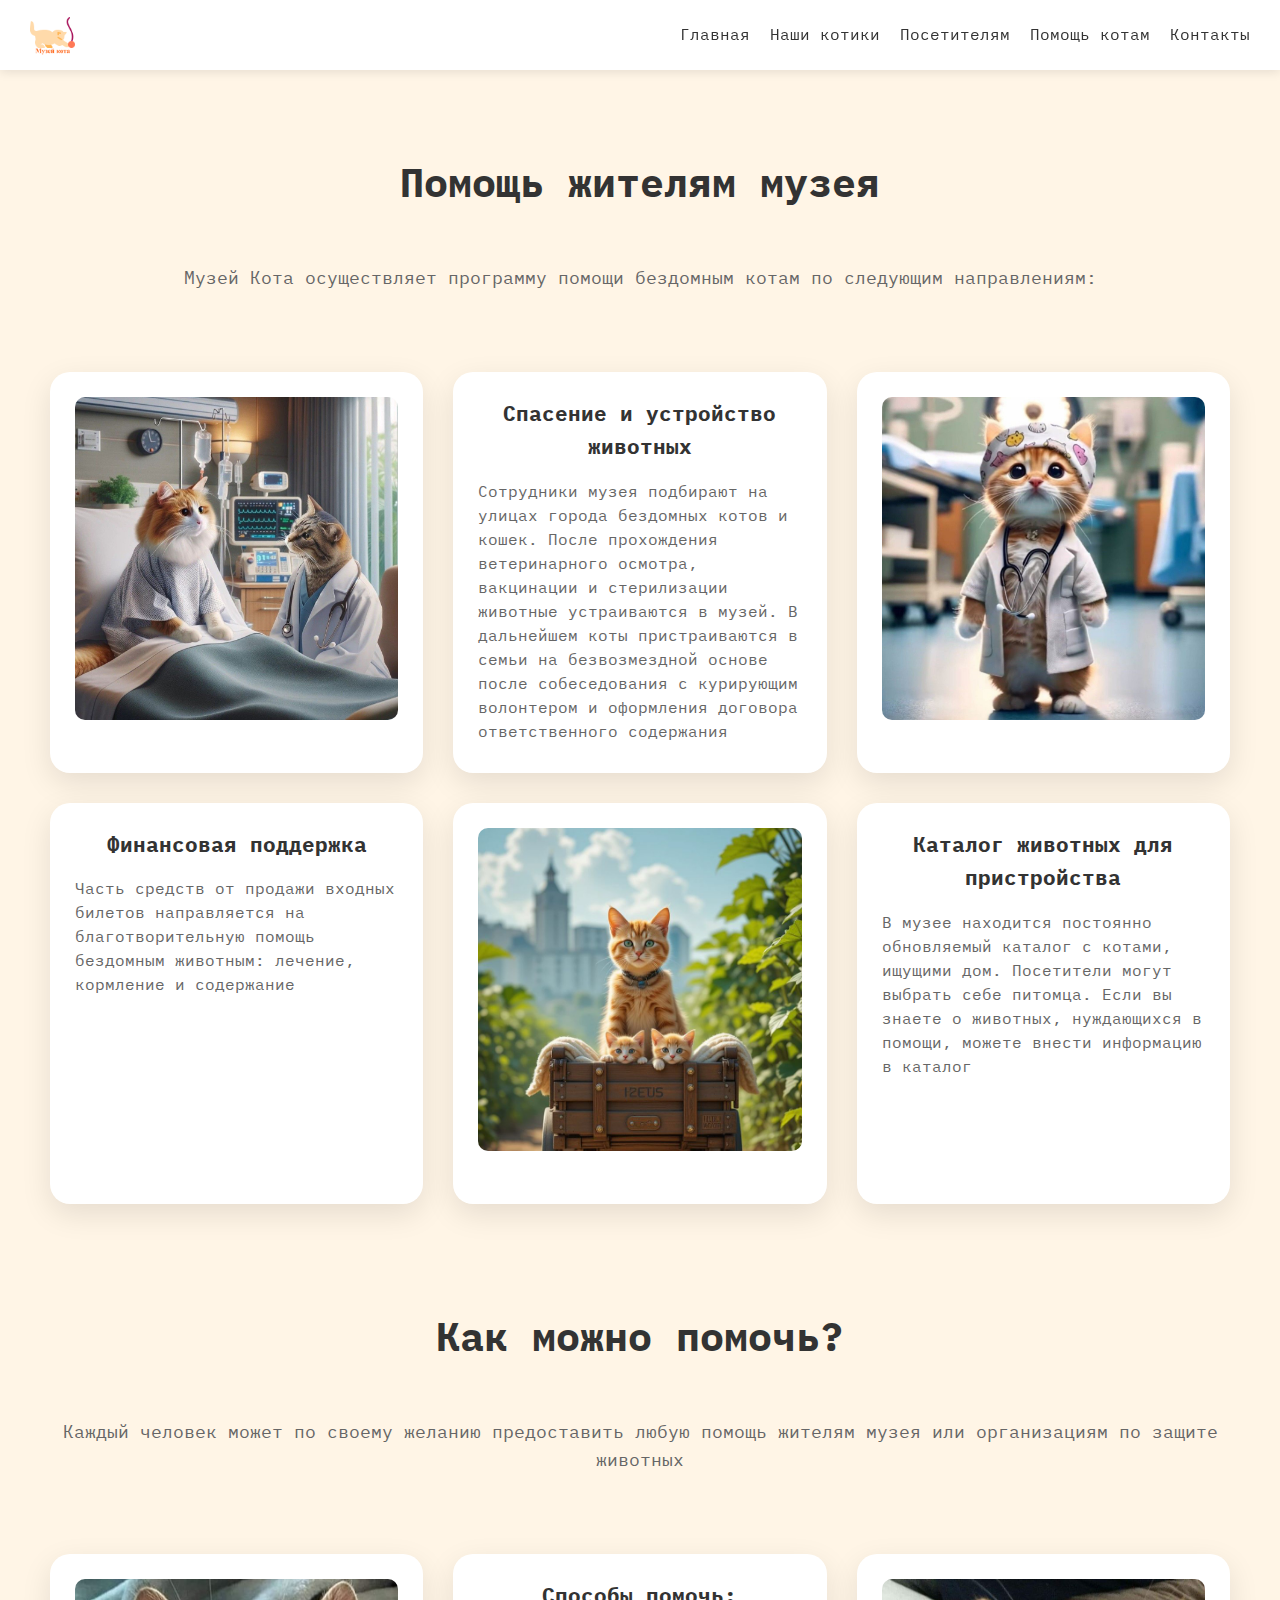
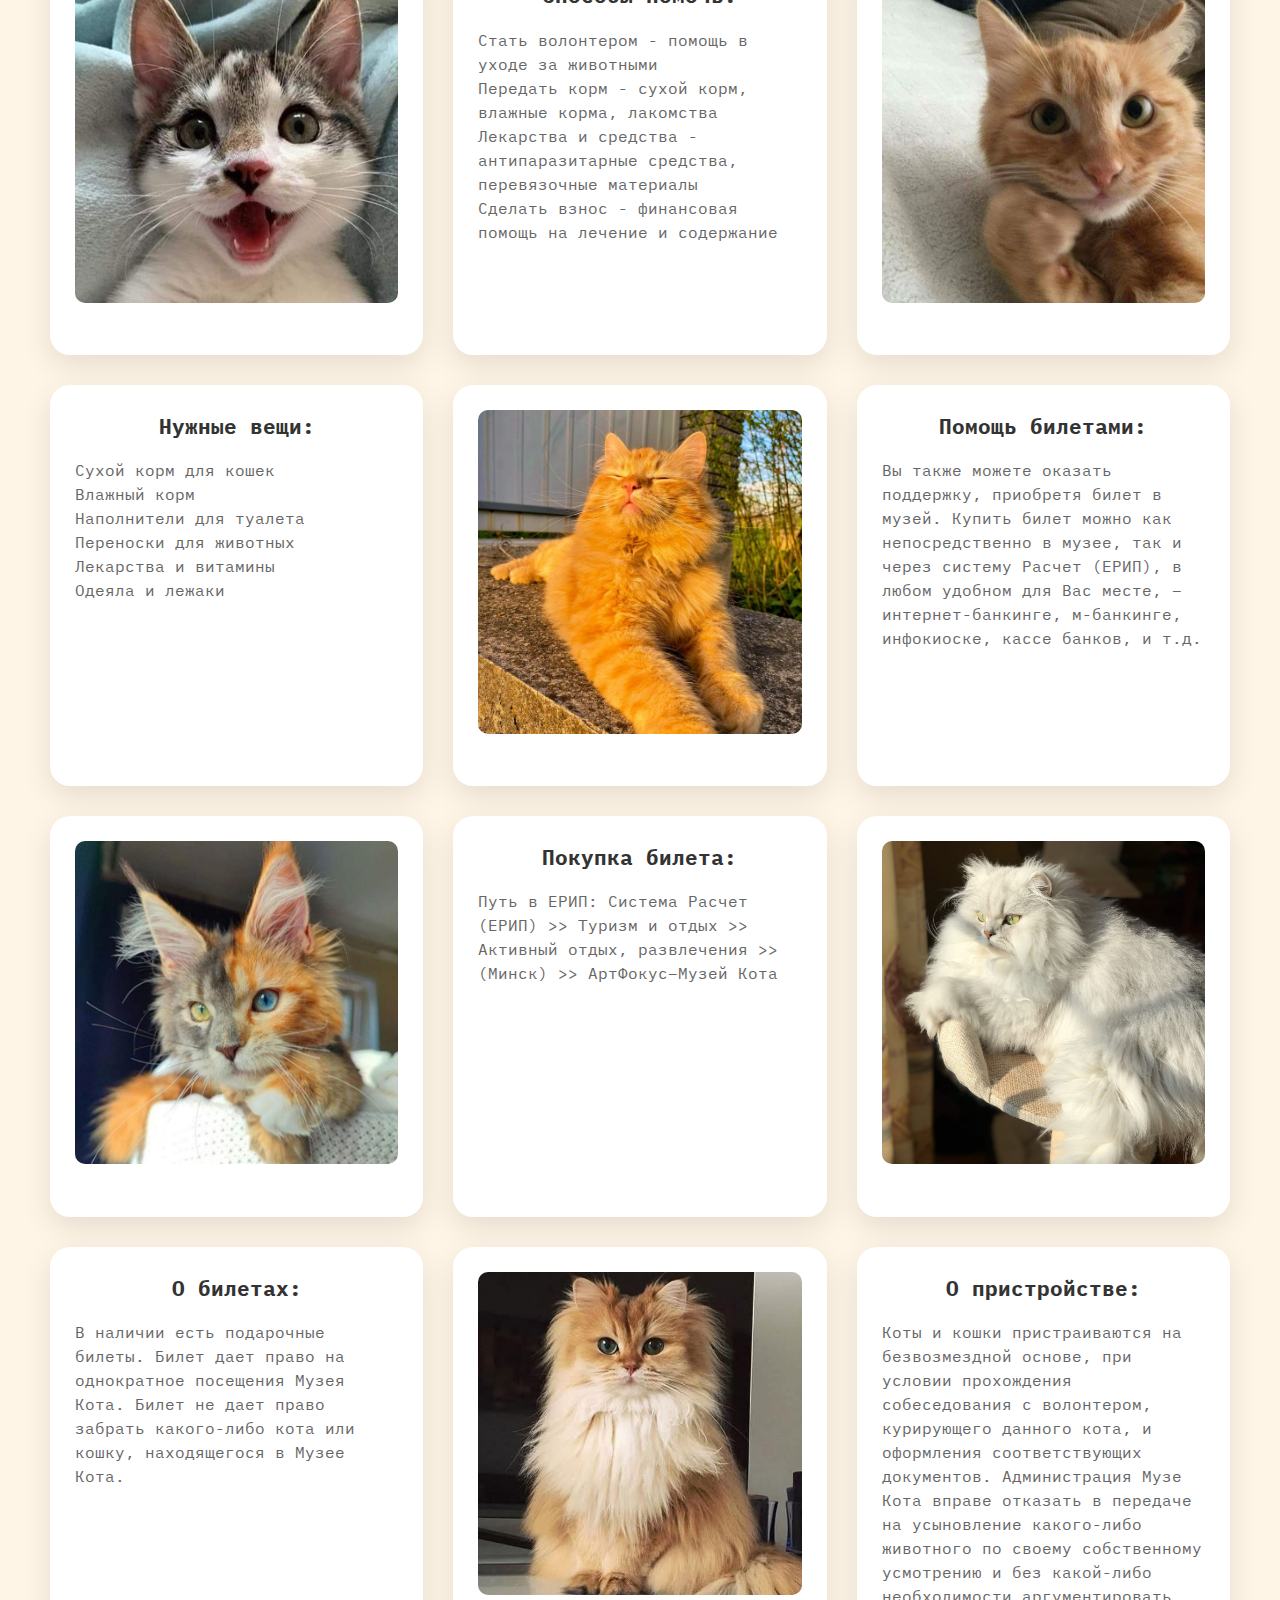
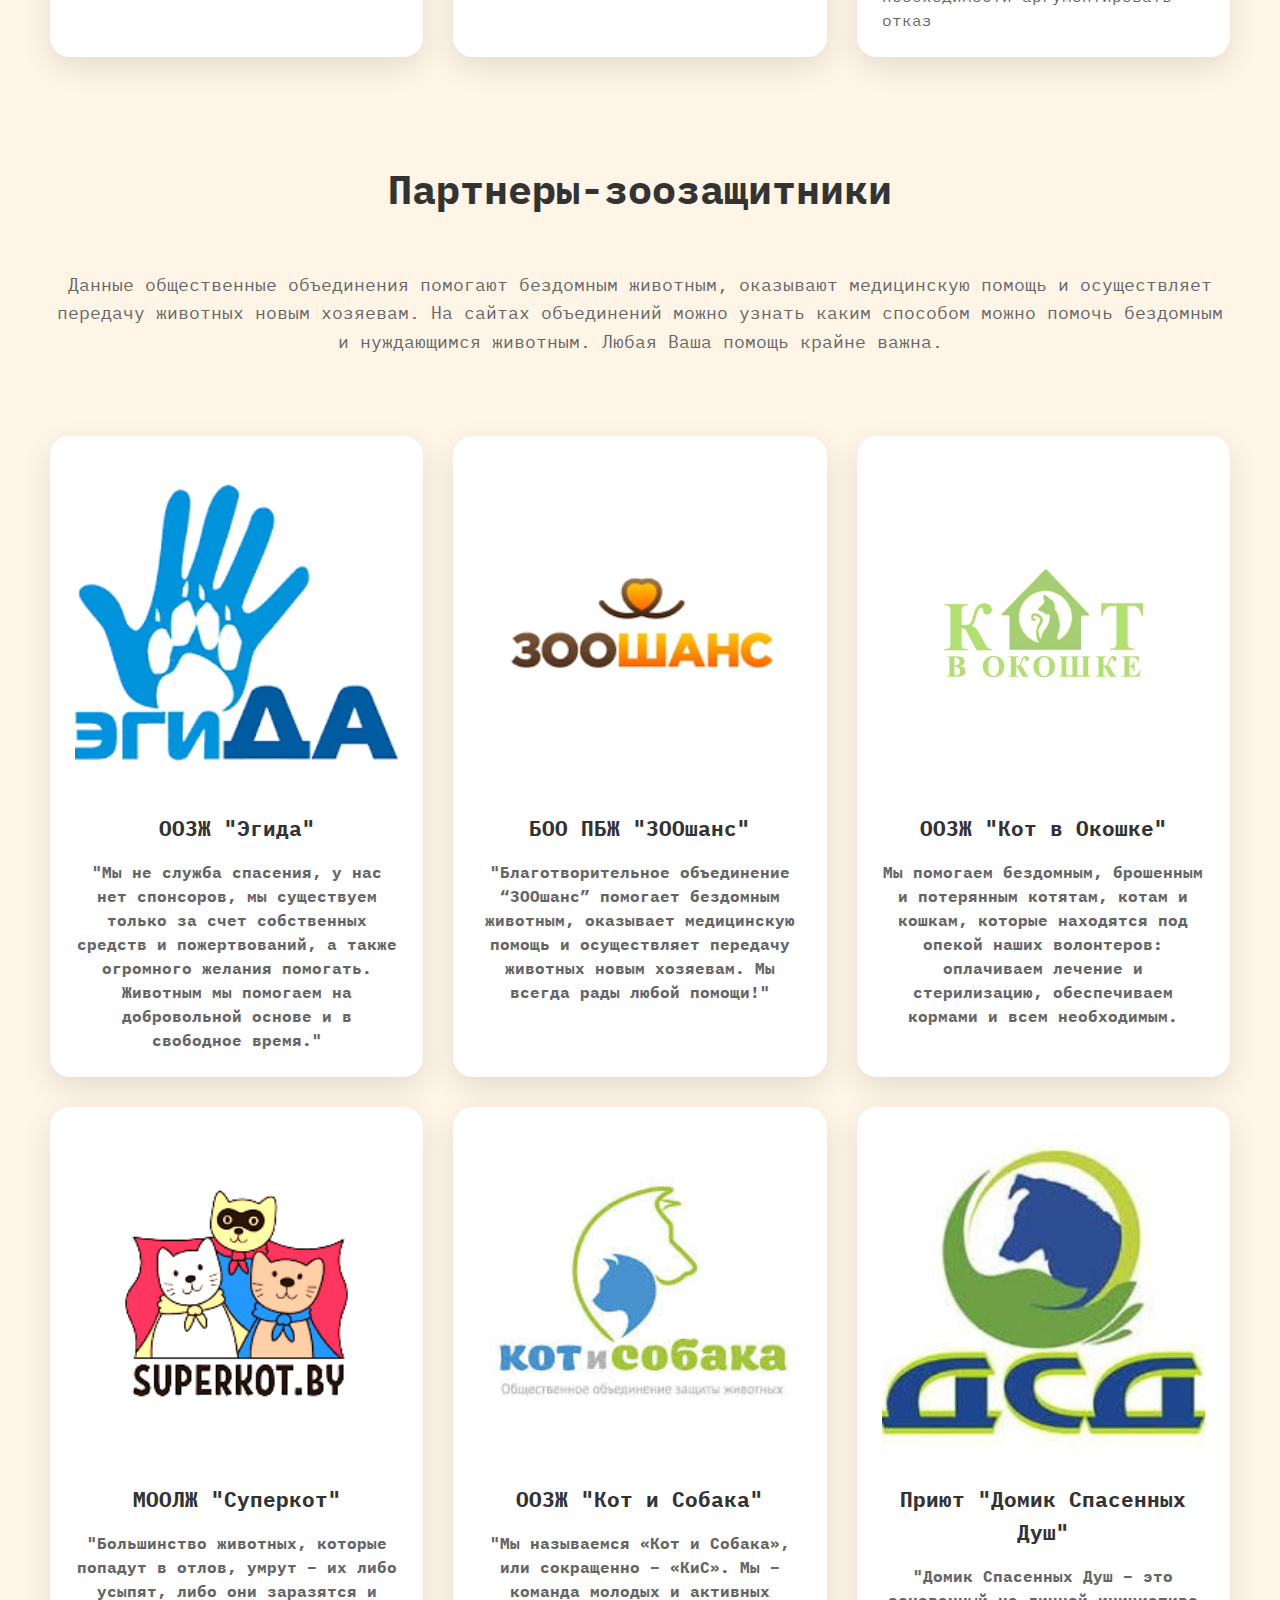
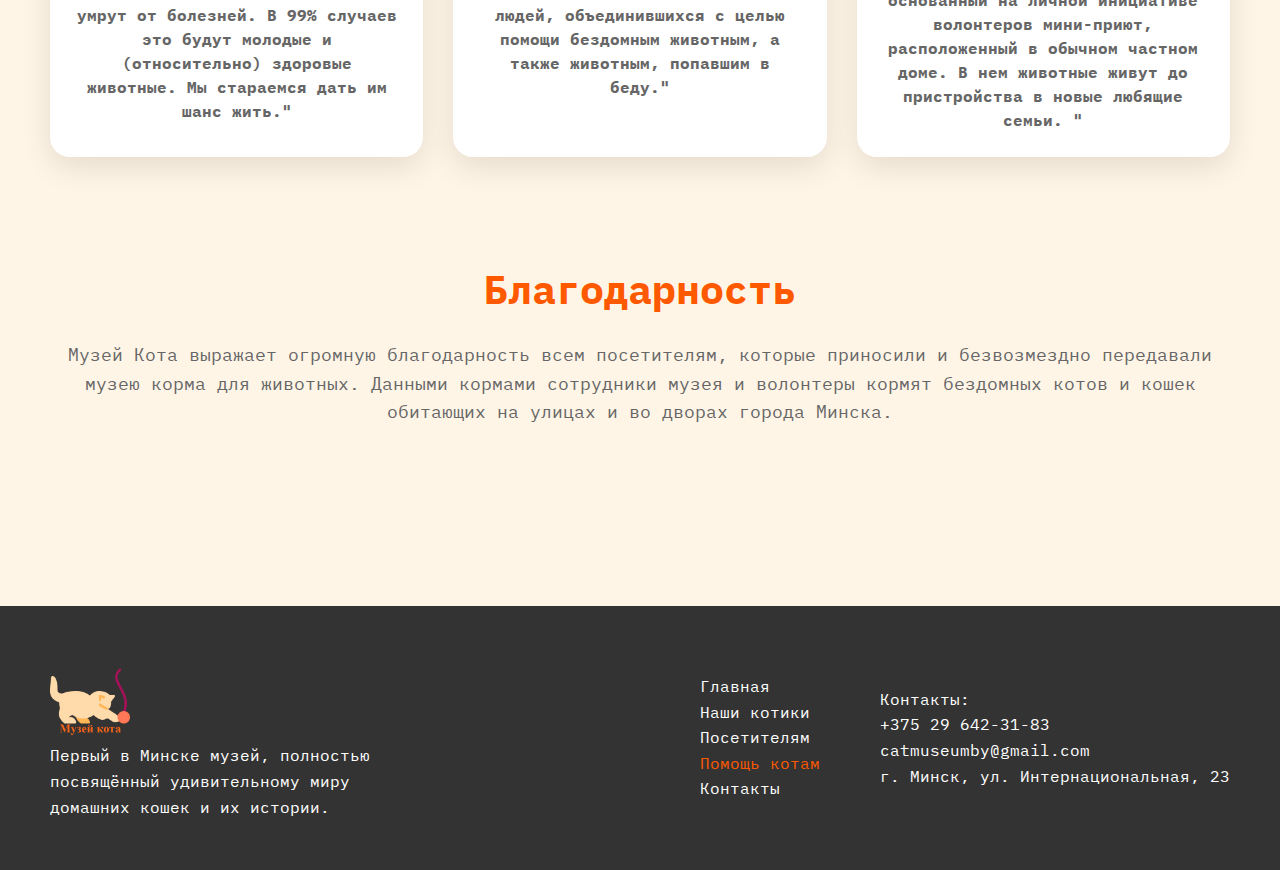
<file: help.html>
<!DOCTYPE html>
<html lang="ru">
<head>
  <meta charset="UTF-8">
  <meta http-equiv="X-UA-Compatible" content="IE=edge">
  <meta name="viewport" content="width=device-width, initial-scale=1.0">
  <title>Помощь котам</title>

  <link rel="icon" href="./images/favicon.ico" sizes="any">
  <link rel="apple-touch-icon" href="./images/mobile-icon.png">
  
  <link rel="stylesheet" href="./fonts/fonts.css">
  <link rel="stylesheet" href="./styles/globals.css">
  <link rel="stylesheet" href="./styles/style.css">
  <link rel="stylesheet" href="./styles/header.css">
  <link rel="stylesheet" href="./styles/footer.css">
  <link rel="stylesheet" href="./styles/index.css">
  <link rel="stylesheet" href="./styles/help.css">

  <script src="./scripts/components.js"></script>
</head>
<body class="page"> 
  <main class="content">
    <section class="content__section section__help">
      <h2 class="content__title">Помощь жителям музея</h2>
      <p class="content__subtitle">
        Музей Кота осуществляет программу помощи бездомным котам по следующим направлениям: 
      </p>
      <article class="content__article text-left">
        <img src="./images/help1.jpg" class="content__image">
      </article>
      <article class="content__article text-left double-column">
        <h3 class="content__subtitle text-center">Спасение и устройство животных</h3>
        <p class="content__text">
          Сотрудники музея подбирают на улицах города бездомных котов и кошек. После прохождения ветеринарного осмотра, вакцинации и стерилизации животные устраиваются в музей. В дальнейшем коты пристраиваются в семьи на безвозмездной основе после собеседования с курирующим волонтером и оформления договора ответственного содержания
        </p>
      </article>
      <article class="content__article text-left">
        <img src="./images/help2.jpg" class="content__image">
      </article>
      <article class="content__article text-left">
        <h3 class="content__subtitle text-center">Финансовая поддержка</h3>
        <p class="content__text">
          Часть средств от продажи входных билетов направляется на благотворительную помощь бездомным животным: лечение, кормление и содержание
        </p>
      </article>
      <article class="content__article text-left">
        <img src="./images/help3.jpg" class="content__image">
      </article>
      <article class="content__article text-left">
        <h3 class="content__subtitle text-center">Каталог животных для пристройства</h3>
        <p class="content__text">
          В музее находится постоянно обновляемый каталог с котами, ищущими дом. Посетители могут выбрать себе питомца. Если вы знаете о животных, нуждающихся в помощи, можете внести информацию в каталог
        </p>
      </article>
    </section>

    <section class="content__section section__help">
      <h2 class="content__title">Как можно помочь?</h2>
      <p class="content__subtitle">
        Каждый человек может по своему желанию предоставить любую помощь жителям музея или организациям по защите животных
      </p>
      <article class="content__article text-left">
        <img src="./images/help4.jpg" class="content__image">
      </article>
      <article class="content__article text-left double-column">
        <h3 class="content__subtitle text-center">Способы помочь:</h3>
        <p class="content__text">
          Стать волонтером - помощь в уходе за животными <br>
          Передать корм - сухой корм, влажные корма, лакомства<br>
          Лекарства и средства - антипаразитарные средства, перевязочные материалы<br>
          Сделать взнос - финансовая помощь на лечение и содержание
        </p>
      </article>
      <article class="content__article text-left">
        <img src="./images/help5.jpg" class="content__image">
      </article>
      <article class="content__article text-left">
        <h3 class="content__subtitle text-center">Нужные вещи:</h3>
        <p class="content__text">
          Сухой корм для кошек<br>
          Влажный корм<br>
          Наполнители для туалета<br>
          Переноски для животных<br>
          Лекарства и витамины<br>
          Одеяла и лежаки<br>
        </p>
      </article>
      <article class="content__article text-left">
        <img src="./images/help6.jpg" class="content__image">
      </article>
      <article class="content__article text-left">
        <h3 class="content__subtitle text-center">Помощь билетами:</h3>
        <p class="content__text">
        Вы также можете оказать поддержку, приобретя билет в музей. 
Купить билет можно как непосредственно в музее, так и через систему Расчет (ЕРИП), в любом удобном для Вас месте, – интернет-банкинге, м-банкинге, инфокиоске, кассе банков, и т.д. 
        </p>
      </article>
      <article class="content__article text-left">
        <img src="./images/help7.jpg" class="content__image">
      </article>
      <article class="content__article text-left">
        <h3 class="content__subtitle text-center">Покупка билета:</h3>
        <p class="content__text">
        Путь в ЕРИП: Система Расчет (ЕРИП) >> Туризм и отдых >> Активный отдых, развлечения >> (Минск) >> АртФокус–Музей Кота  
        </p>
      </article>
      <article class="content__article text-left">
        <img src="./images/help8.jpg" class="content__image">
      </article>
      <article class="content__article text-left">
        <h3 class="content__subtitle text-center">О билетах:</h3>
        <p class="content__text">
          В наличии есть подарочные билеты.
        Билет дает право на однократное посещения Музея Кота.
Билет не дает право забрать какого-либо кота или кошку, находящегося в Музее Кота.
        </p>
      </article>
      <article class="content__article text-left">
        <img src="./images/help9.jpg" class="content__image">
      </article>
      <article class="content__article text-left">
        <h3 class="content__subtitle text-center">О пристройстве:</h3>
        <p class="content__text">
          Коты и кошки пристраиваются на безвозмездной основе, при условии прохождения собеседования с волонтером, курирующего данного кота, и оформления соответствующих документов.
Администрация Музе Кота вправе отказать в передаче на усыновление какого-либо животного по своему собственному усмотрению и без какой-либо необходимости аргументировать отказ
        </p>
      </article>
    </section>
    <section class="content__section section__help">
      <h2 class="content__title">Партнеры-зоозащитники</h2>
      <p class="content__subtitle">
        Данные общественные объединения помогают бездомным животным, оказывают медицинскую помощь и осуществляет передачу животных новым хозяевам. На сайтах объединений можно узнать каким способом можно помочь бездомным и нуждающимся животным. Любая Ваша помощь крайне важна.  
      </p>
      <article class="content__article text-left">
        <img src="./images/partner1.png" class="content__image">
        <h3 class="content__subtitle text-center">ООЗЖ "Эгида"</h3>
        <p class="content__text text-center text-bold">
          "Мы не служба спасения, у нас нет спонсоров, мы существуем только за счет собственных средств и пожертвований, а также огромного желания помогать. Животным мы помогаем на добровольной основе и в свободное время."
        </p>
      </article>
      <article class="content__article text-left">
        <img src="./images/partner2.png" class="content__image">
        <h3 class="content__subtitle text-center">БОО ПБЖ "ЗООшанс"</h3>
        <p class="content__text text-center text-bold">
         "Благотворительное объединение “ЗООшанс” помогает бездомным животным, оказывает медицинскую помощь и осуществляет передачу животных новым хозяевам. Мы всегда рады любой помощи!"
        </p>
      </article>
      <article class="content__article text-left">
        <img src="./images/partner3.jpg" class="content__image">
        <h3 class="content__subtitle text-center">ООЗЖ "Кот в Окошке"</h3>
        <p class="content__text text-center text-bold">
         Мы помогаем бездомным, брошенным и потерянным котятам, котам и кошкам, которые находятся под опекой наших волонтеров: оплачиваем лечение и стерилизацию, обеспечиваем кормами и всем необходимым.
        </p>
      </article>
      <article class="content__article text-left">
        <img src="./images/partner4.png" class="content__image">
        <h3 class="content__subtitle text-center">МООЛЖ "Суперкот"</h3>
        <p class="content__text text-center text-bold">
         "Большинство животных, которые попадут в отлов, умрут – их либо усыпят, либо они заразятся и умрут от болезней. В 99% случаев это будут молодые и (относительно) здоровые животные. Мы стараемся дать им шанс жить."
        </p>
      </article>
      <article class="content__article text-left">
        <img src="./images/partner5.jpg" class="content__image">
        <h3 class="content__subtitle text-center">ООЗЖ "Кот и Собака"</h3>
        <p class="content__text text-center text-bold">
         "Мы называемся «Кот и Собака», или сокращенно – «КиС». Мы – команда молодых и активных людей, объединившихся с целью помощи бездомным животным, а также животным, попавшим в беду."
        </p>
      </article>
      <article class="content__article text-left">
        <img src="./images/partner6.jpg" class="content__image">
        <h3 class="content__subtitle text-center">Приют "Домик Спасенных Душ"</h3>
        <p class="content__text text-center text-bold">
         "Домик Спасенных Душ – это основанный на личной инициативе волонтеров мини-приют, расположенный в обычном частном доме. В нем животные живут до пристройства в новые любящие семьи. "
        </p>
      </article>
    </section>
    <section class="content__section">
      <h2 class="content__title title-accent">Благодарность</h2>
      <p class="content__subtitle">
        Музей Кота выражает огромную благодарность всем посетителям, которые приносили и безвозмездно передавали музею корма для животных. Данными кормами сотрудники музея и волонтеры кормят бездомных котов и кошек обитающих на улицах и во дворах города Минска.
      </p>
    </section>
  </main>
</body>
</html>
</file>
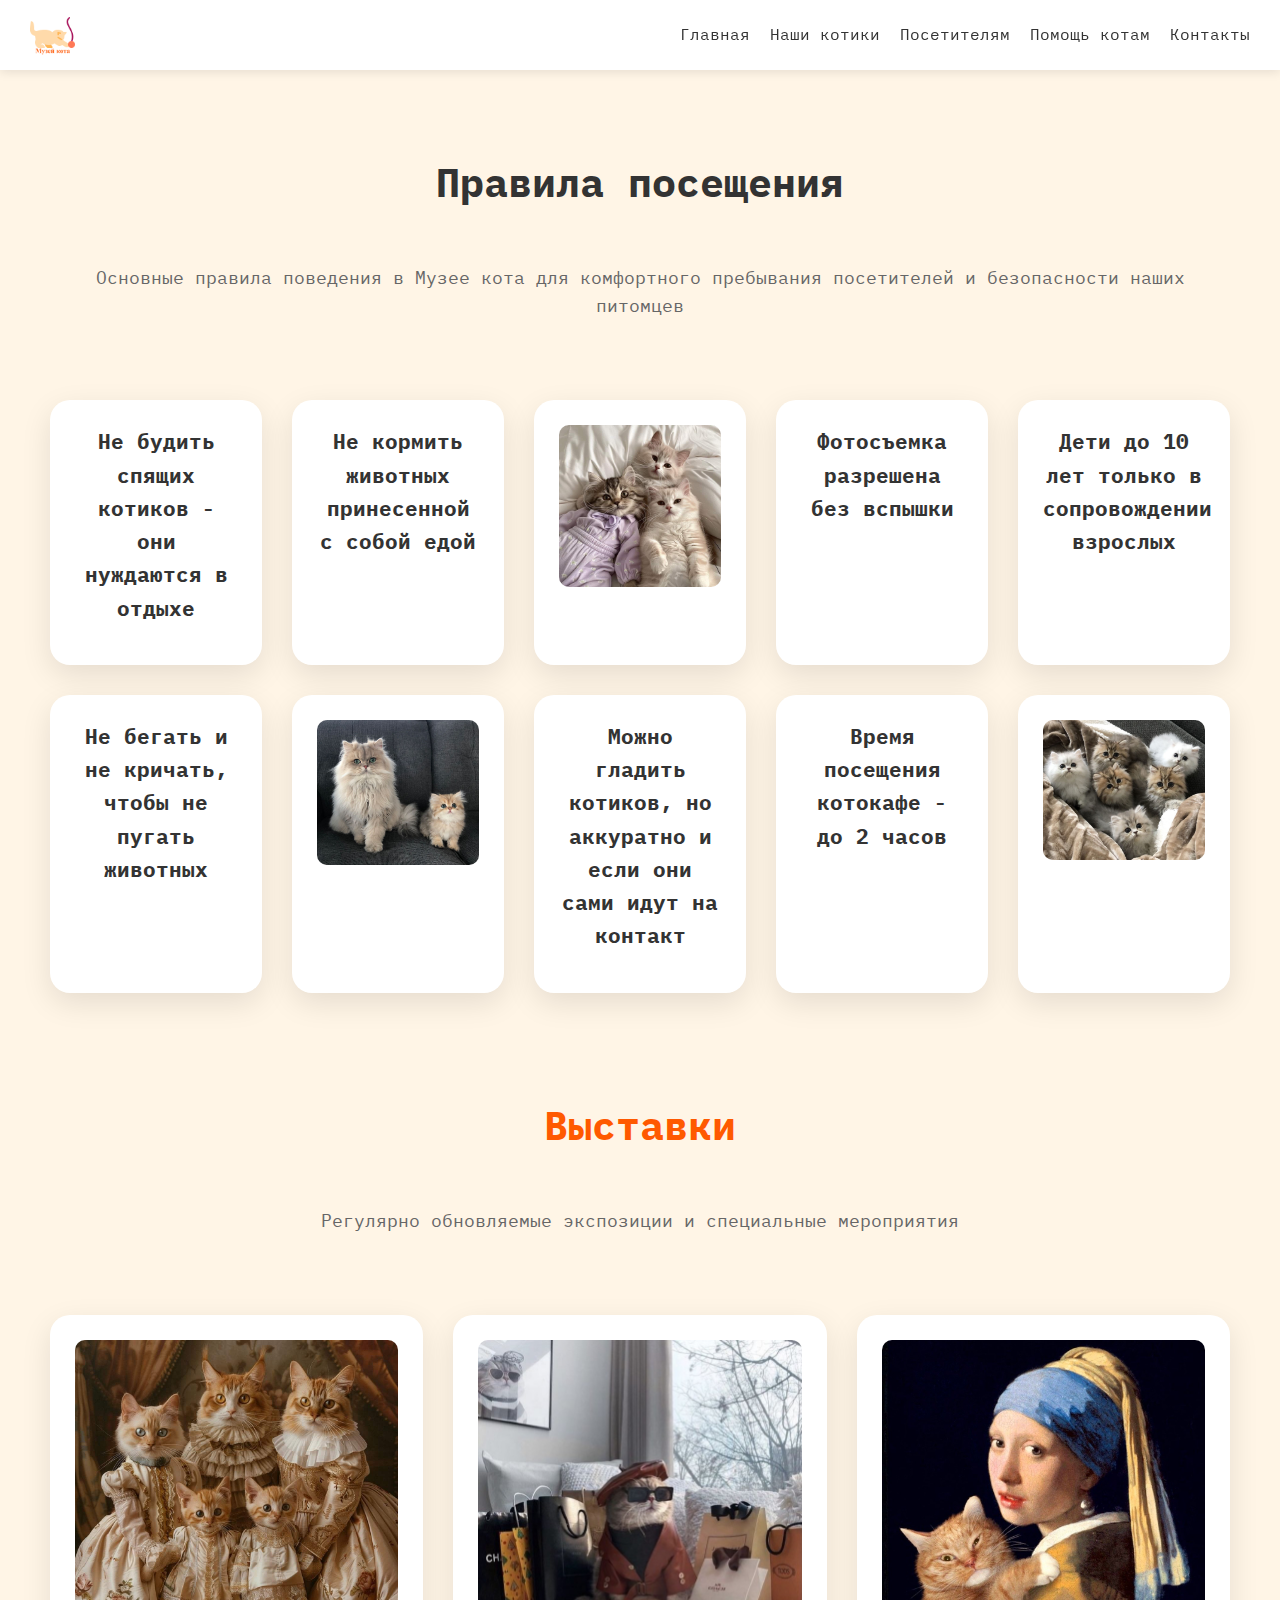
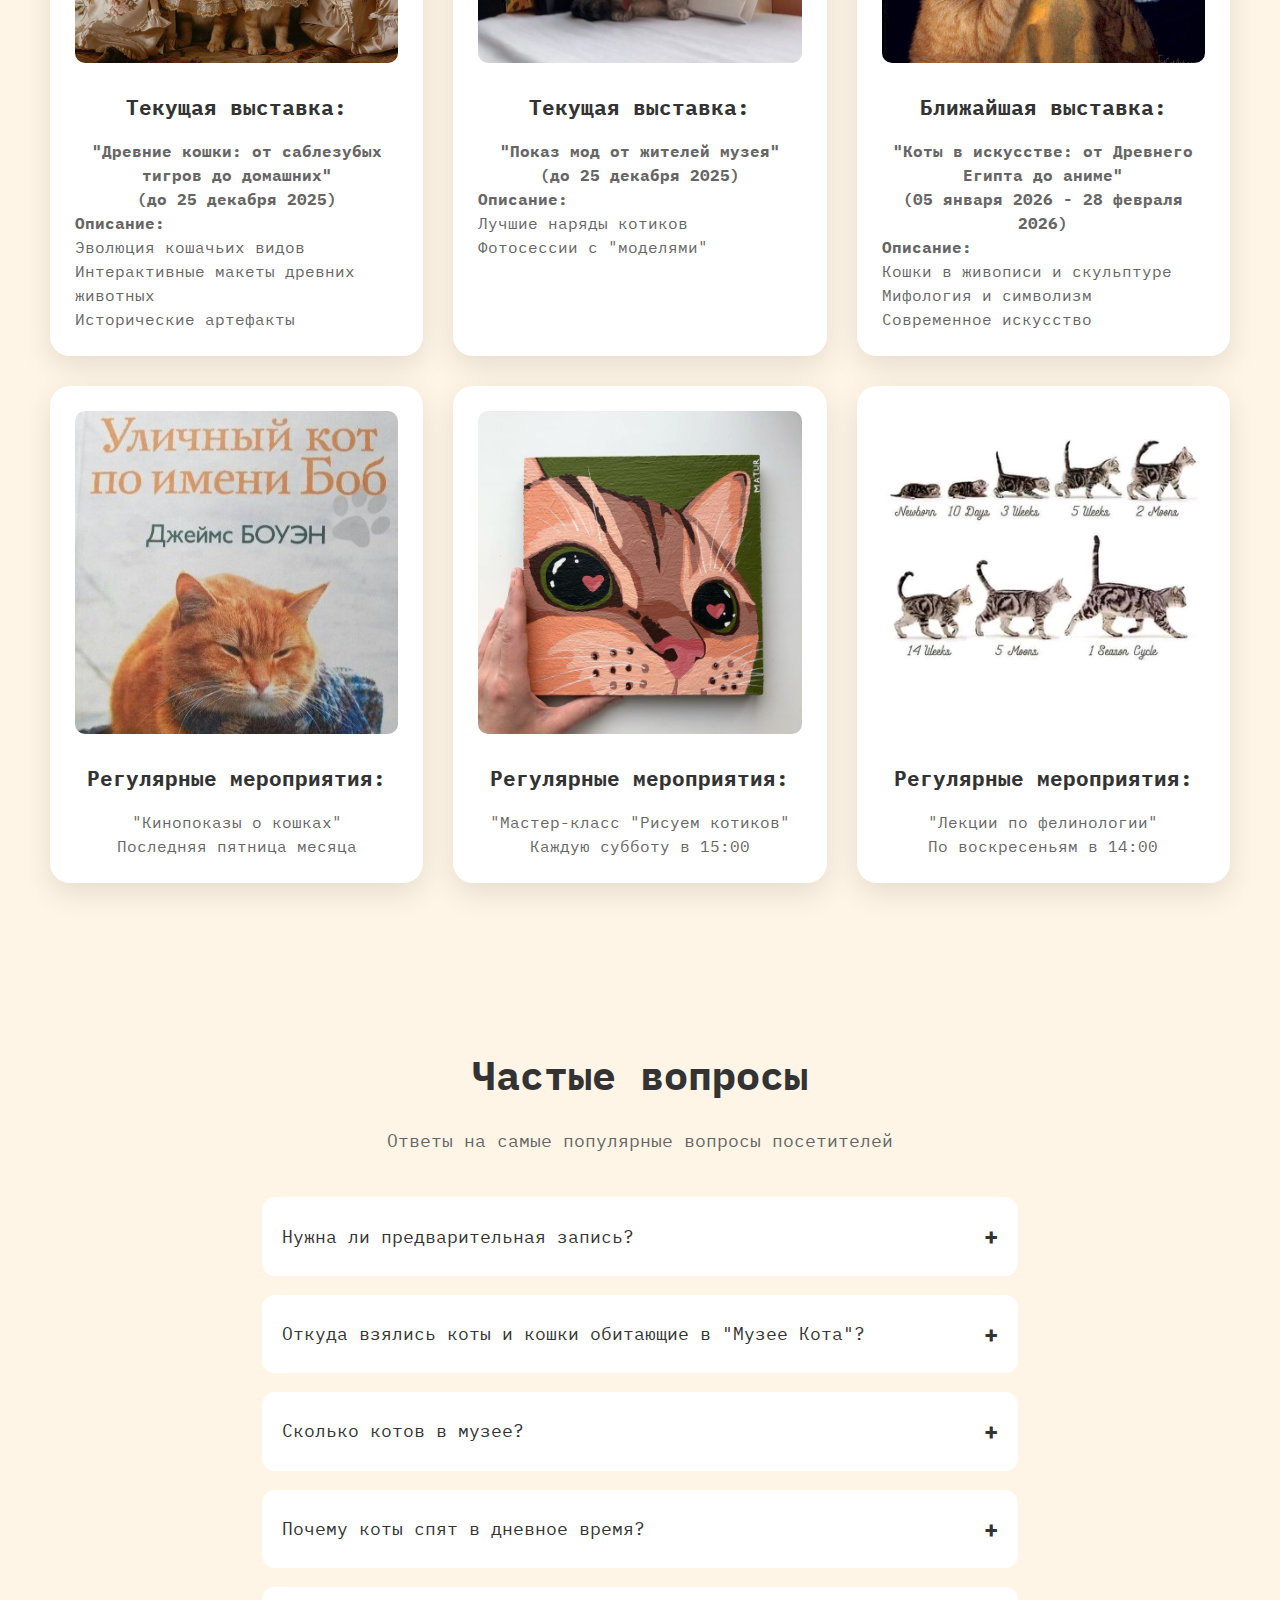
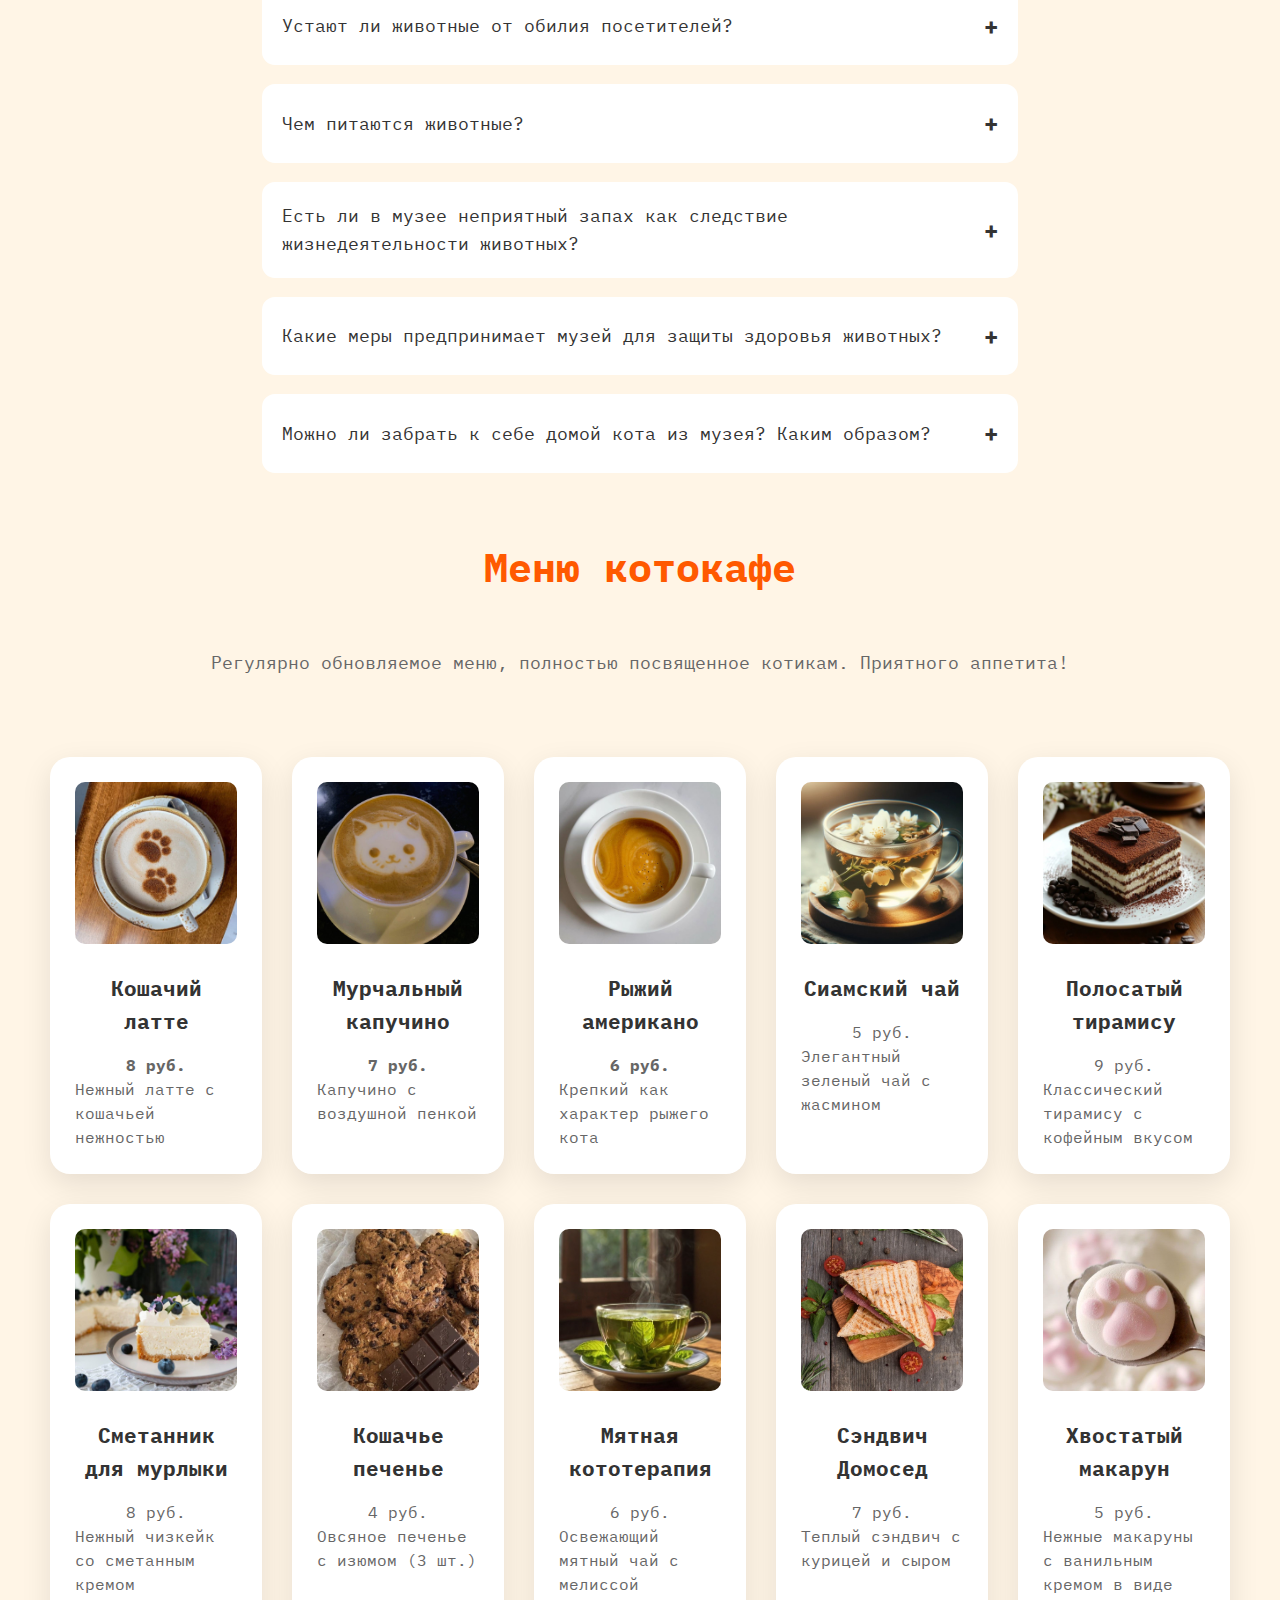
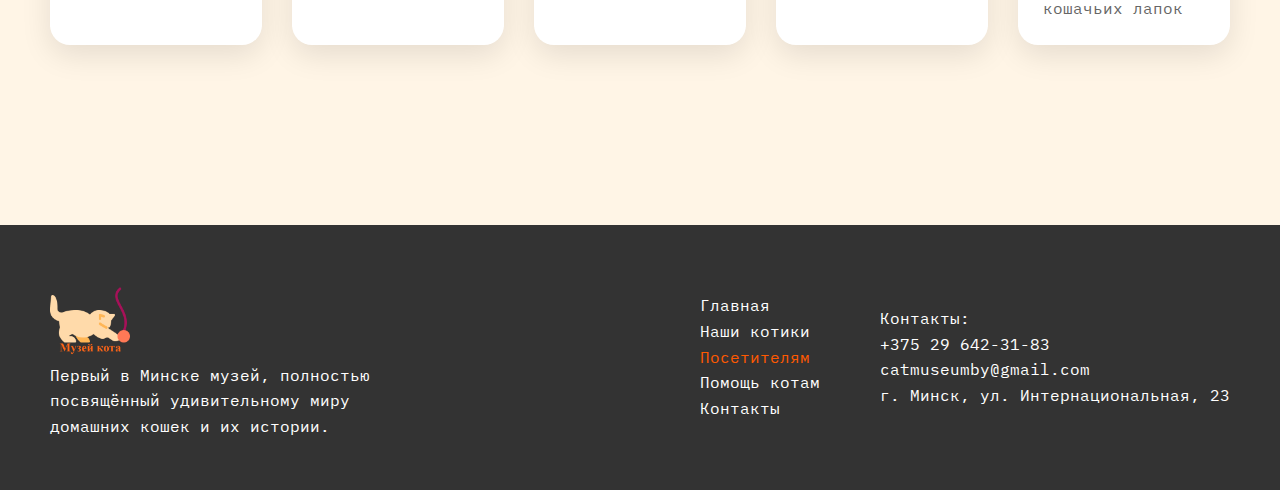
<file: visit.html>
<!DOCTYPE html>
<html lang="ru">
<head>
  <meta charset="UTF-8">
  <meta http-equiv="X-UA-Compatible" content="IE=edge">
  <meta name="viewport" content="width=device-width, initial-scale=1.0">
  <title>Посетителям</title>

  <link rel="icon" href="./images/favicon.ico" sizes="any">
  <link rel="apple-touch-icon" href="./images/mobile-icon.png">
  
  <link rel="stylesheet" href="./fonts/fonts.css">
  <link rel="stylesheet" href="./styles/globals.css">
  <link rel="stylesheet" href="./styles/style.css">
  <link rel="stylesheet" href="./styles/header.css">
  <link rel="stylesheet" href="./styles/footer.css">
  <link rel="stylesheet" href="./styles/index.css">
  <link rel="stylesheet" href="./styles/visit.css">

  <script src="./scripts/components.js"></script>
</head>
<body class="page"> 
  <main class="content">
    <section class="content__section section__visiting-rules">
      <h2 class="content__title">Правила посещения</h2>
      <p class="content__subtitle">
        Основные правила поведения в Музее кота для комфортного пребывания посетителей и безопасности наших питомцев
      </p>
      <article class="content__article text-left ">
        <h3 class="content__subtitle text-center">Не будить спящих котиков - они нуждаются в отдыхе</h3>
      </article>
      <article class="content__article text-left">
        <h3 class="content__subtitle text-center">Не кормить животных принесенной с собой едой</h3>
      </article>
      <article class="content__article text-left">
        <img src="./images/cat13.jpg" class="content__image">
      </article>
      <article class="content__article text-left">
        <h3 class="content__subtitle text-center">Фотосъемка разрешена без вспышки</h3>
      </article>
      <article class="content__article text-left">
        <h3 class="content__subtitle text-center">Дети до 10 лет только в сопровождении взрослых</h3>
      </article>
      <article class="content__article text-left ">
        <h3 class="content__subtitle text-center">Не бегать и не кричать, чтобы не пугать животных</h3>
      </article>
      <article class="content__article text-left ">
        <img src="./images/cat12.jpg" class="content__image">
      </article>
      <article class="content__article text-left">
        <h3 class="content__subtitle text-center">Можно гладить котиков, но аккуратно и если они сами идут на контакт</h3>
      </article>
      <article class="content__article text-left">
        <h3 class="content__subtitle text-center">Время посещения котокафе - до 2 часов</h3>
      </article>
      <article class="content__article text-left">
        <img src="./images/cat11.jpg" class="content__image">
      </article>
    </section>
    <section class="content__section section__exhibitions">
      <h2 class="content__title title-accent">Выставки</h2>
      <p class="content__subtitle">
        Регулярно обновляемые экспозиции и специальные мероприятия  
      </p>
      <article class="content__article text-left">
        <img src="./images/exhibitions1.jpg" class="content__image">
        <h3 class="content__subtitle text-center">Текущая выставка: </h3>
        <p class="content__text text-center text-bold">
          "Древние кошки: от саблезубых тигров до домашних" <br>(до 25 декабря 2025)
        </p>
        <p class="content__text">
          <span class="text-bold">Описание:</span><br> 
          Эволюция кошачьих видов <br>Интерактивные макеты древних животных <br>Исторические артефакты
        </p>
      </article>
      <article class="content__article text-left">
        <img src="./images/exhibitions2.jpg" class="content__image">
        <h3 class="content__subtitle text-center">Текущая выставка: </h3>
        <p class="content__text text-center text-bold">
          "Показ мод от жителей музея" <br>(до 25 декабря 2025)
        </p>
        <p class="content__text">
          <span class="text-bold">Описание:</span><br> 
          Лучшие наряды котиков <br>Фотосессии с "моделями"
        </p>
      </article>
      <article class="content__article text-left">
        <img src="./images/exhibitions3.jpg" class="content__image">
        <h3 class="content__subtitle text-center">Ближайшая выставка: </h3>
        <p class="content__text text-center text-bold">
          "Коты в искусстве: от Древнего Египта до аниме" <br>(05 января 2026 - 28 февраля 2026)
        </p>
        <p class="content__text">
          <span class="text-bold">Описание:</span><br> 
          Кошки в живописи и скульптуре <br>Мифология и символизм <br>Современное искусство
        </p>
      </article>
      <article class="content__article text-left">
        <img src="./images/exhibitions4.jpg" class="content__image">
        <h3 class="content__subtitle text-center">Регулярные мероприятия: </h3>
        <p class="content__text text-center">
          "Кинопоказы о кошках" <br>Последняя пятница месяца
        </p>
      </article>
      <article class="content__article text-left">
        <img src="./images/exhibitions5.jpg" class="content__image">
        <h3 class="content__subtitle text-center">Регулярные мероприятия: </h3>
        <p class="content__text text-center">
          "Мастер-класс "Рисуем котиков" <br>Каждую субботу в 15:00
        </p>
      </article>
      <article class="content__article text-left">
        <img src="./images/exhibitions6.jpg" class="content__image">
        <h3 class="content__subtitle text-center">Регулярные мероприятия: </h3>
        <p class="content__text text-center">
          "Лекции по фелинологии" <br>По воскресеньям в 14:00
        </p>
      </article>
    </section>
    <section class="content__section faq-section">
      <h2 class="faq-title">Частые вопросы</h2>
      <p class="faq-subtitle">Ответы на самые популярные вопросы посетителей</p>

      <div class="faq-container">
        <div class="faq-item">
          <button class="faq-question">
            Нужна ли предварительная запись?
            <span class="faq-icon">+</span>
          </button>
          <div class="faq-answer">
            <p>Запись не обязательна, но рекомендуется в выходные дни и праздники. Вы можете записаться по телефону.</p>
          </div>
        </div>

        <div class="faq-item">
          <button class="faq-question">
            Откуда взялись коты и кошки обитающие в "Музее Кота"?
            <span class="faq-icon">+</span>
          </button>
          <div class="faq-answer">
            <p>
              Котики, обитающие в музее, в прошлом бездомные. Их подобрали либо на улице, либо забрали из службы отлова бродячих животных. Многие из них находились в критическом состоянии, им грозила неминуемая гибель. Коты прошли ветеринарный осмотр, карантин, вакцинацию, а затем устроены в музей.
            </p>
          </div>
        </div>

        <div class="faq-item">
          <button class="faq-question">
            Сколько котов в музее?
            <span class="faq-icon">+</span>
          </button>
          <div class="faq-answer">
            <p>
            На сегодняшний день в кошачьей команде музея насчитывается 25 котов и кошек. Также на передержке находится более тридцати котиков.
            </p>
          </div>
        </div>

        <div class="faq-item">
          <button class="faq-question">
            Почему коты спят в дневное время?
            <span class="faq-icon">+</span>
          </button>
          <div class="faq-answer">
            <p>
            Коты, в отличие от человека, спят около 16-18 часов в день, хотя крепкий сон - это всего лишь 2-3 часа. При этом они очень быстро переходят ото сна к бодрствованию. Если вы видите, что коты спят в дневное время, то это потому что их внутренний биологический механизм требует этого.
            </p>
          </div>
        </div>

        <div class="faq-item">
          <button class="faq-question">
            Устают ли животные от обилия посетителей?
            <span class="faq-icon">+</span>
          </button>
          <div class="faq-answer">
            <p>
            Коты и кошки музея прекрасно адаптировались к вниманию со стороны посетителей. Сотрудники музея следят за тем чтобы посетители бережно относились к животным. Ввиду того что по правилам музея котов можно только гладить (но не разрешается брать на руки), коты практически не чувствуют влияния со стороны посетителей и, соответственно, не устают от обилия посетителей. Кроме того, в музее предусмотрены места, где животные могут уединиться если почувствуют в этом необходимость.
            </p>
          </div>
        </div>

        <div class="faq-item">
          <button class="faq-question">
            Чем питаются животные?
            <span class="faq-icon">+</span>
          </button>
          <div class="faq-answer">
            <p>
            В соответствии с рекомендациями специалистов, коты питаются лучшими доступными на сегодняшний день кошачьими кормами, которые содержат все необходимые для здоровья животных компоненты.
            </p>
          </div>
        </div>

        <div class="faq-item">
          <button class="faq-question">
            Есть ли в музее неприятный запах как следствие жизнедеятельности животных?
            <span class="faq-icon">+</span>
          </button>
          <div class="faq-answer">
            <p>
            Неприятного запаха в музее нет. В кошачьих туалетах используется специальный наполнитель, который препятствует распространению неприятных запахов. Хорошая система кондиционирования поддерживает в помещении музея чистую и свежую атмосферу.
            </p>
          </div>
        </div>

        <div class="faq-item">
          <button class="faq-question">
            Какие меры предпринимает музей для защиты здоровья животных?
            <span class="faq-icon">+</span>
          </button>
          <div class="faq-answer">
            <p>
            Каждый посетитель при входе в музей наступает на антибактериальный коврик, а затем обрабатывает руки антибактериальным раствором. Все коты и кошки проходят регулярный осмотр у ветеринарного врача.
            </p>
          </div>
        </div>

        <div class="faq-item">
          <button class="faq-question">
            Можно ли забрать к себе домой кота из музея? Каким образом?
            <span class="faq-icon">+</span>
          </button>
          <div class="faq-answer">
            <p>
            Да, можно. Для этого необходимо поинтересоваться у администрации музея, каких из котов, находящихся в музее, можно забрать к себе домой в данный момент. Коты и кошки пристраиваются на безвозмездной основе, при условии прохождения собеседования с волонтером, курирующего данного кота, и оформления соответствующих документов
            </p>
          </div>
        </div>
      </div>
    </section>
    <section class="content__section section__cafe">
      <h2 class="content__title title-accent">Меню котокафе</h2>
      <p class="content__subtitle">
        Регулярно обновляемое меню, полностью посвященное котикам. Приятного аппетита!  
      </p>
      <article class="content__article text-left">
        <img src="./images/cafe1.jpg" class="content__image">
        <h3 class="content__subtitle text-center">Кошачий латте</h3>
        <p class="content__text text-center text-bold">
          8 руб.
        </p>
        <p class="content__text">
          Нежный латте с кошачьей нежностью
        </p>
      </article>
      <article class="content__article text-left">
        <img src="./images/cafe2.jpg" class="content__image">
        <h3 class="content__subtitle text-center">Мурчальный капучино</h3>
        <p class="content__text text-center text-bold">
          7 руб.
        </p>
        <p class="content__text">
          Капучино с воздушной пенкой
        </p>
      </article>
      <article class="content__article text-left">
        <img src="./images/cafe3.jpg" class="content__image">
        <h3 class="content__subtitle text-center">Рыжий американо</h3>
        <p class="content__text text-center text-bold">
          6 руб.
        </p>
        <p class="content__text">
          Крепкий как характер рыжего кота
        </p>
      </article>
      <article class="content__article text-left">
        <img src="./images/cafe4.jpg" class="content__image">
        <h3 class="content__subtitle text-center">Сиамский чай</h3>
        <p class="content__text text-center">
          5 руб.
        </p>
        <p class="content__text">
          Элегантный зеленый чай с жасмином
        </p>
      </article>
      <article class="content__article text-left">
        <img src="./images/cafe5.jpg" class="content__image">
        <h3 class="content__subtitle text-center">Полосатый тирамису</h3>
        <p class="content__text text-center">
          9 руб.
        </p>
        <p class="content__text">
          Классический тирамису с кофейным вкусом
        </p>
      </article>
      <article class="content__article text-left">
        <img src="./images/cafe6.jpg" class="content__image">
        <h3 class="content__subtitle text-center">Сметанник для мурлыки</h3>
        <p class="content__text text-center">
          8 руб.
        </p>
        <p class="content__text">
          Нежный чизкейк со сметанным кремом
        </p>
      </article>
      <article class="content__article text-left">
        <img src="./images/cafe7.jpg" class="content__image">
        <h3 class="content__subtitle text-center">Кошачье печенье</h3>
        <p class="content__text text-center">
          4 руб.
        </p>
        <p class="content__text">
          Овсяное печенье с изюмом (3 шт.)
        </p>
      </article>
      <article class="content__article text-left">
        <img src="./images/cafe8.jpg" class="content__image">
        <h3 class="content__subtitle text-center">Мятная кототерапия</h3>
        <p class="content__text text-center">
          6 руб.
        </p>
        <p class="content__text">
          Освежающий мятный чай с мелиссой
        </p>
      </article>
      <article class="content__article text-left">
        <img src="./images/cafe9.jpg" class="content__image">
        <h3 class="content__subtitle text-center">Сэндвич Домосед</h3>
        <p class="content__text text-center">
          7 руб.
        </p>
        <p class="content__text">
          Теплый сэндвич с курицей и сыром
        </p>
      </article>
      <article class="content__article text-left">
        <img src="./images/cafe10.jpg" class="content__image">
        <h3 class="content__subtitle text-center">Хвостатый макарун</h3>
        <p class="content__text text-center">
           5 руб.
        </p>
        <p class="content__text">
          Нежные макаруны с ванильным кремом в виде кошачьих лапок
        </p>
      </article>
    </section>
  </main>
</body>
</html>
</file>
<file: fonts/fonts.css>
@font-face {
  font-family: 'IBM Plex mono';
  src: url(./IBMPlexMono-Regular.woff) format('woff');
  font-weight: normal;
  font-display: swap;
}

@font-face {
  font-family: 'IBM Plex mono';
  src: url(./IBMPlexMono-Bold.woff) format('woff');
  font-weight: bold;
  font-display: swap;
}
</file>
<file: styles/globals.css>
*,
*::before,
*::after {
  box-sizing: border-box;
}

body {
  min-inline-size: 375px;
  max-inline-size: 1440px;
  margin: 0px auto;
}

h1,
h2,
h3,
h4,
h5,
h6,
p {
  margin: 0;
}

ul {
  margin: 0;
  padding: 0;
  list-style: none;
}

picture {
  margin: 0;
  padding: 0;
}

button,
a {
  color: currentColor;
  font-family: inherit;
  font-size: inherit;
  line-height: inherit;
}
</file>
<file: styles/style.css>
body {
  font-family: 'IBM Plex mono', sans-serif;
  line-height: 1.6;
  color: #333;
  padding-top: 70px; /* Отступ для фиксированного меню */
}

.content {
  padding: 80px 50px;
  background-color: #FFF5E6;
}

/* Заголовки и подзаголовки */
.content__section {
  margin-bottom: 100px;
}

.content__title {
  font-size: 2.5rem;
  text-align: center;
  margin-bottom: 20px;
  color: #333;
  width: 100%;

}
.content__subtitle {
  font-size: 1.1rem;
  text-align: center;
  margin-bottom: 50px;
  color: #666;
  width: 100%;
}


/* (3 карточки в строке) */
.section__classes,
.section__practical-information,
.section__our-stars {
  display: grid;
  grid-template-columns: repeat(3, 1fr);
  gap: 30px;
  margin-top: 50px;
}

.content__title,
.content__subtitle,
.content__button {
  grid-column: 1 / -1;
  text-align: center;
}

/* Карточки */
.content__article {
  background: white;
  padding: 25px;
  border-radius: 20px;
  box-shadow: 0 10px 30px rgba(0,0,0,0.1);
  transition: all 0.4s ease;
  transform-style: preserve-3d;
  position: relative;
  overflow: hidden;
}

.content__image {
  width: 100%;
  object-fit: cover;
  border-radius: 10px;
  margin-bottom: 20px;
}

.content__article h3 {
  font-size: 1.3rem;
  margin-bottom: 15px;
  color: #333;
}

.content__article p {
  color: #666;
  line-height: 1.5;
}

/* анимация при наведении */
.content__article:hover {
  transform: translateY(-10px) rotateX(5deg);
  box-shadow: 0 20px 40px rgba(222, 78, 0, 0.2);
}

.content__article::before {
  content: '';
  position: absolute;
  top: 0;
  left: -100%;
  width: 100%;
  height: 100%;
  background: linear-gradient(90deg, transparent, rgba(255, 89, 0, 0.062), transparent);
  transition: left 0.6s ease;
}

.content__article:hover::before {
  left: 100%;
}

/* Кнопки */
.content__button {
  display: block;
  margin: 50px auto 0;
  padding: 15px 40px;
  background: #FF5900;
  color: white;
  border: none;
  border-radius: 25px;
  font-size: 1.1rem;
  font-weight: 500;
  cursor: pointer;
  transition: background 0.3s ease;
  min-width: 300px; 
}

.content__button:hover {
  background: #E54E00;
}

.header__image {
  display: none;
}

/* Адаптивность для планшетов */
@media (max-width: 1024px) {
  .content {
    padding: 60px 30px;
  }
  
  .section__our-stars {
    grid-template-columns: repeat(2, 1fr);
  }
  
  .section__classes,
  .section__practical-information {
    grid-template-columns: repeat(2, 1fr);
  }  
}

/* Адаптивность для мобильных устройств */
@media (max-width: 768px) { 
  .header__image {
    display: block;
    height: 30vh;
    background-image: url('../images/cat.png');
    background-size: contain;
    background-position: center center;
    background-repeat: no-repeat;
    margin: 50px auto;
  }
  
  .content {
    padding: 40px 20px;
  }
  
  .content__title {
    font-size: 2rem;
  }
  
  .section__our-stars,
  .section__classes,
  .section__practical-information {
    grid-template-columns: 1fr;
    gap: 20px;
  }
  
  .content__article {
    padding: 20px;
  }
  
  button {
    padding: 12px 30px;
    font-size: 1rem;
  }
}

/* Адаптивность для очень маленьких экранов */
@media (max-width: 480px) {  
  .header__logo-image {
    height: 30px;
  }
  
  .content__title {
    font-size: 1.8rem;
  }
  
  .content__article h3 {
    font-size: 1.2rem;
  }
}
</file>
<file: styles/header.css>
/* Верхняя панель с лого и меню */
.header::before {
  content: '';
  position: fixed;
  top: 0;
  left: 0;
  width: 100%;
  height: 70px;
  background: white;
  box-shadow: 0 2px 10px rgba(0,0,0,0.1);
  z-index: 1000;
}

/* Логотип */
.header__logo-image {
  position: fixed;
  top: 10px;
  left: 30px;
  height: 45px;
  width: auto;
  z-index: 1001;
}

/* Меню */
.header__menu {
  position: fixed;
  top: 0;
  right: 30px;
  height: 70px;
  display: flex;
  align-items: center;
  z-index: 1001;
}

.header__links-list {
  display: flex;
  list-style: none;
  gap: 20px;
}

.header__links-list-item {
  position: relative;
}

.header__links-list-item_no-bullit::before {
  display: none;
}

.header__link {
  text-decoration: none;
  color: #333;
  font-weight: 500;
  transition: color 0.3s ease;
  font-size: 16px;
  white-space: nowrap;
}

.header__link:hover {
  color: #FF5900;
}

.header__link_active {
  color: #FF5900;
}

.header {
  position: relative;
  background-color: #FFF5E6;
  display: flex;
  flex-direction: column;
  justify-content: center;
}

/* Стили для иконки бургер-меню */
.burger-menu {
  position: fixed;
  top: 15px;
  right: 15px;
  width: 30px;
  height: 25px;
  display: none;
  flex-direction: column;
  justify-content: space-between;
  z-index: 1002;
  cursor: pointer;
}

.burger-menu span {
  height: 3px;
  background: #333;
  border-radius: 2px;
}

/* Анимация при активации */
.burger-menu.active span:nth-child(1) {
  transform: rotate(45deg) translate(5px, 5px);
}
.burger-menu.active span:nth-child(2) {
  opacity: 0;
}
.burger-menu.active span:nth-child(3) {
  transform: rotate(-45deg) translate(10px, -10px);
}

/* Адаптивность для планшетов */
@media (max-width: 1024px) {
  .header__logo-image {
    left: 20px;
    height: 40px;
  }
  
  .header__menu {
    right: 20px;
  }
  
  .header__links-list {
    gap: 15px;
  }
  
  .header__link {
    font-size: 14px;
  }
}

@media (max-width: 768px) {
  body {
    padding-top: 60px;
  }
  
  .header::before {
    height: 60px;
  }
  
  .header__logo-image {
    top: 8px;
    left: 15px;
    height: 35px;
  }
  
  .header__menu {
    right: 15px;
    height: 60px;
  }
  
  .header__links-list {
    gap: 10px;
  }
  
  .header__link {
    font-size: 12px;
  }

  .burger-menu {
    display: flex;
  }

  .header__menu {
    position: fixed;
    top: 60px;
    right: 0;
    background: white;
    width: 100%;
    height: auto;
    flex-direction: column;
    align-items: flex-start;
    padding: 10px 20px;
    display: none;
  }

  .header__menu.mobile-active {
    display: flex;
  }

  .header__links-list {
    flex-direction: column;
    gap: 10px;
  }
}
</file>
<file: styles/footer.css>
/* Футер */
.footer {
  background: #333;
  color: white;
  padding: 50px;
  display: grid;
  grid-template-columns: 1fr 1fr 1fr;
  gap: 50px;
  align-items: center;
  justify-items: end;
}

.address a,
.address p {
  text-decoration: none;
  font-style: normal;
}

.footer__menu-list {
  list-style: none;
}

.footer__menu-link {
  text-decoration: none;
  transition: color 0.3s ease;
}

.footer__menu-link:hover {
  color: #FF5900;
}

.footer__menu-link_active {
  color: #FF5900;
}

.footer__logo-image {
  height: 80px;
}

@media (max-width: 1024px) {
  .footer {
    grid-template-columns: 1fr;
    gap: 30px;
    text-align: center;
    justify-items: center
  }
}

@media (max-width: 768px) {
  .footer {
    padding: 30px 20px;
  }
}
</file>
<file: styles/index.css>
/* стили блока section__header на главной странице */
.text-left {
  text-align: left;
}

.text-center {
  text-align: center;
}

.text-bold {
  font-weight: bold;
}

.section__header {
  display: flex;
  flex-direction: column;
  min-height: 80vh;
  justify-content: center;
  position: relative;
  padding-left: 60px;
  gap: 30px;
}

/* Фоновое изображение кота */
.section__header::after {
  content: '';
  position: absolute;
  right: 0; 
  top: 50%; 
  transform: translateY(-50%);
  width: 50%;
  height: 70%;
  background-image: url('../images/cat.png');
  background-size: contain;
  background-position: right center;
  background-repeat: no-repeat;
  z-index: 1;
  opacity: 0.9;
}

.header__title {
  font-size: 2.5rem;
  color: #333;
  max-width: 450px;
}

.title-accent {
  color: #FF5900;
}

.header__subtitle {
  font-size: 1.1rem;
  line-height: 1.6;
  color: #333;
  max-width: 450px;
}

.header__text {
  font-style: italic;
  font-size: 1rem;
  color: #FF5900;
  max-width: 450px;
}

@media (max-width: 1024px) {
  .section__header {
    padding-left: 0;
  }

  .section__header::after {
    width: 45%;
    height: 60%;
  }

  .header__title {
    font-size: 2rem;
    max-width: 350px;
  }
  
  .header__subtitle {
    font-size: 1rem;
    max-width: 350px;
  }
  
  .header__text {
    font-size: 0.9rem;
    max-width: 350px;
  }
}

@media (max-width: 768px) {
  body {
    padding-top: 60px;
  }
  
  .section__header::after {
    display: none;
  }

  .header__title {
    font-size: 1.8rem;
    max-width: 100%;
    padding: 60px 20px 20px;
    text-align: center;
  }
  
  .header__subtitle {
    font-size: 0.9rem;
    max-width: 100%;
    padding: 20px;
    text-align: center;
  }
  
  .header__text {
    font-size: 0.8rem;
    max-width: 100%;
    padding: 0 20px;
    text-align: center;
  }
}

@media (max-width: 480px) {
  .header__title {
    font-size: 1.5rem;
    top: 60px;
  }
  
  .header__subtitle {
    font-size: 0.8rem;
    top: 80px;
  }
  
  .header__text {
    font-size: 0.7rem;
    top: 100px;
  }
}
</file>
<file: styles/cats.css>
.section__our-cats {
  display: grid;
  grid-template-columns: repeat(3, 1fr);
  gap: 30px;
}



/* Каждый второй article занимает 2 колонки */
.content__article:nth-child(2n) {
  grid-column: span 2;
}
    
/* Адаптивность */
@media (max-width: 900px) {
  .section__our-cats {
    grid-template-columns: repeat(2, 1fr);
  }
      
  .content__article:nth-child(n) {
    grid-column: span 2;
  }
      
  /* На мобильных каждый второй article занимает 2 колонки */
  .content__article:nth-child(2n) {
    grid-column: span 2;
  }
}
    
@media (max-width: 600px) {
  .section__our-cats {
    grid-template-columns: 1fr;
  }
      
  .content__article:nth-child(n),
  .content__article:nth-child(2n) {
    grid-column: span 1;
  }
}
</file>
<file: styles/contacts.css>
.section__contacts {
  display: grid;
  grid-template-columns: repeat(4, 1fr);
  gap: 30px;
}

.feedback-section {
  max-width: 800px;
  margin: 0 auto;
  padding: 40px 20px;
}

.feedback-title {
  text-align: center;
  color: #333;
  margin-bottom: 15px;
  font-size: 2rem;
}

.feedback-subtitle {
  text-align: center;
  color: #666;
  margin-bottom: 40px;
  font-size: 1.1rem;
}

.feedback-form {
  background: white;
  padding: 30px;
  border-radius: 15px;
  box-shadow: 0 5px 15px rgba(0,0,0,0.1);
}

.form-group {
  margin-bottom: 25px;
  position: relative;
}

.form-label {
  display: block;
  margin-bottom: 8px;
  font-weight: 500;
  color: #333;
}

.form-hint {
  display: block;
  font-size: 0.85rem;
  color: #888;
  margin-top: 4px;
}

.form-input,
.form-select,
.form-textarea {
  width: 100%;
  padding: 12px 15px;
  border: 2px solid #ddd;
  border-radius: 8px;
  font-size: 1rem;
  transition: border-color 0.3s ease;
}

.form-input:focus,
.form-select:focus,
.form-textarea:focus {
  outline: none;
  border-color: #FF5900;
}

.form-textarea {
  resize: vertical;
  min-height: 120px;
}

.error-message {
  display: block;
  color: #dc3545;
  font-size: 0.85rem;
  margin-top: 5px;
  min-height: 20px;
}

.form-input.error,
.form-select.error,
.form-textarea.error {
  border-color: #dc3545;
}

.checkbox-group {
  display: flex;
  align-items: center;
}

.checkbox-label {
  display: flex;
  align-items: center;
  cursor: pointer;
  font-size: 0.95rem;
}

.checkbox-label input[type="checkbox"] {
  display: none;
}

.checkmark {
  width: 20px;
  height: 20px;
  border: 2px solid #ddd;
  border-radius: 4px;
  margin-right: 10px;
  position: relative;
  transition: all 0.3s ease;
}

.checkbox-label input[type="checkbox"]:checked + .checkmark {
  background-color: #FF5900;
  border-color: #FF5900;
}

.checkbox-label input[type="checkbox"]:checked + .checkmark::after {
  content: '✓';
  position: absolute;
  color: white;
  font-size: 14px;
  top: 50%;
  left: 50%;
  transform: translate(-50%, -50%);
}

.submit-button {
  width: 100%;
  padding: 15px;
  background: #FF5900;
  color: white;
  border: none;
  border-radius: 25px;
  font-size: 1.1rem;
  font-weight: 500;
  cursor: pointer;
  transition: background 0.3s ease;
}

.submit-button:hover {
  background: #E54E00;
}

.submit-button:disabled {
  background: #ccc;
  cursor: not-allowed;
}

.feedback-info {
  margin-top: 40px;
  padding: 20px;
  background: #FFF5E6;
  border-radius: 15px;
}

.feedback-info h3 {
  color: #333;
  margin-bottom: 15px;
}

.feedback-info ul {
  list-style: none;
  padding: 0;
}

.feedback-info li {
  padding: 5px 0;
  color: #666;
  position: relative;
  padding-left: 20px;
}

.feedback-info li::before {
  content: '•';
  color: #FF5900;
  position: absolute;
  left: 0;
  font-weight: bold;
}

/* Адаптивность */
@media (max-width: 768px) {
  .feedback-section {
    padding: 20px 15px;
  }
  
  .feedback-form {
    padding: 20px;
  }
  
  .feedback-title {
    font-size: 1.5rem;
  }
}

/* Адаптация для планшетов (1024px) */
@media (max-width: 1024px) {
  .section__contacts {
    grid-template-columns: repeat(2, 1fr);
    gap: 25px;
  }
}

/* Адаптация для мобильных (768px) */
@media (max-width: 768px) {
  .section__contacts {
    grid-template-columns: 1fr;
    gap: 20px;
  }
}

/* Дополнительно: для очень маленьких экранов (480px) */
@media (max-width: 480px) {
  .section__contacts {
    gap: 15px;
  }
}
</file>
<file: styles/help.css>
.section__help {
  display: grid;
  grid-template-columns: repeat(3, 1fr);
  gap: 30px;
}

/* Адаптация для планшетов (1024px) */
@media (max-width: 1024px) {
  .section__help {
    grid-template-columns: repeat(2, 1fr);
    gap: 25px;
  }
}

/* Адаптация для мобильных (768px) */
@media (max-width: 768px) {
  .section__help {
    grid-template-columns: 1fr;
    gap: 20px;
  }
}

/* Дополнительно: для очень маленьких экранов (480px) */
@media (max-width: 480px) {
  .section__help {
    gap: 15px;
  }
}
</file>
<file: styles/visit.css>
.section__visiting-rules, 
.section__cafe {
  display: grid;
  grid-template-columns: repeat(5, 1fr);
  gap: 30px;
}

.section__exhibitions {
  display: grid;
  grid-template-columns: repeat(3, 1fr);
  gap: 30px;
}

/* аккардион с вопросами */
.faq-section {
  padding: 60px 20px;
  max-width: 800px;
  margin: 0 auto;
}

.faq-title {
  text-align: center;
  font-size: 2.5rem;
  color: #333;
  margin-bottom: 20px;
}

.faq-subtitle {
  text-align: center;
  color: #666;
  margin-bottom: 40px;
  font-size: 1.1rem;
}

.faq-container {
  display: flex;
  flex-direction: column;
  gap: 15px;
}

.faq-item {
  border: 2px solid #FFF5E6;
  border-radius: 15px;
  overflow: hidden;
  background: #ffffff;
  transition: all 0.3s ease;
}

.faq-item:hover {
  border-color: #ff59004c;
}

.faq-question {
  width: 100%;
  padding: 20px;
  text-align: left;
  background: none;
  border: none;
  font-size: 1.1rem;
  font-weight: 500;
  color: #333;
  cursor: pointer;
  display: flex;
  justify-content: space-between;
  align-items: center;
  transition: background-color 0.3s ease;
}

.faq-question:hover {
  background-color: #FFF5E6;
}

.faq-icon {
  font-size: 1.5rem;
  font-weight: bold;
  transition: transform 0.3s ease;
}

.faq-answer {
  max-height: 0;
  overflow: hidden;
  transition: max-height 0.3s ease;
}

.faq-answer p {
  padding: 0 20px 20px;
  margin: 0;
  color: #666;
  line-height: 1.6;
}

/* Активное состояние */
.faq-item.active .faq-icon {
  transform: rotate(45deg);
}

.faq-item.active .faq-answer {
  max-height: 200px;
}

/* Адаптация для планшетов (1024px) */
@media (max-width: 1024px) {
  .section__visiting-rules,
  .section__cafe {
    grid-template-columns: repeat(3, 1fr);
    gap: 25px;
  }
  
  .section__exhibitions {
    grid-template-columns: repeat(2, 1fr);
    gap: 25px;
  }
  
  .faq-section {
    padding: 50px 30px;
    max-width: 90%;
  }
  
  .faq-title {
    font-size: 2.2rem;
  }
  
  .faq-subtitle {
    font-size: 1rem;
    margin-bottom: 30px;
  }
  
  .faq-question {
    padding: 18px;
    font-size: 1rem;
  }
  
  .faq-answer p {
    padding: 0 18px 18px;
  }
}

/* Адаптация для мобильных (768px) */
@media (max-width: 768px) {
  .section__visiting-rules,
  .section__cafe {
    grid-template-columns: repeat(2, 1fr);
    gap: 20px;
  }
  
  .section__exhibitions {
    grid-template-columns: 1fr;
    gap: 20px;
  }
  
  .faq-section {
    padding: 40px 20px;
    max-width: 100%;
  }
  
  .faq-title {
    font-size: 2rem;
    margin-bottom: 15px;
  }
  
  .faq-subtitle {
    font-size: 0.95rem;
    margin-bottom: 25px;
  }
  
  .faq-container {
    gap: 12px;
  }
  
  .faq-item {
    border-radius: 12px;
  }
  
  .faq-question {
    padding: 16px;
    font-size: 0.95rem;
  }
  
  .faq-icon {
    font-size: 1.3rem;
  }
  
  .faq-answer p {
    padding: 0 16px 16px;
    font-size: 0.9rem;
  }
  
  /* Увеличиваем максимальную высоту для мобильных */
  .faq-item.active .faq-answer {
    max-height: 300px;
  }
}

/* Адаптация для очень маленьких экранов (480px) */
@media (max-width: 480px) {
  .section__visiting-rules,
  .section__cafe {
    grid-template-columns: 1fr;
    gap: 15px;
  }
  
  .faq-section {
    padding: 30px 15px;
  }
  
  .faq-title {
    font-size: 1.8rem;
  }
  
  .faq-subtitle {
    font-size: 0.9rem;
  }
  
  .faq-question {
    padding: 14px;
    font-size: 0.9rem;
  }
  
  .faq-answer p {
    padding: 0 14px 14px;
    font-size: 0.85rem;
  }
  
  .faq-icon {
    font-size: 1.2rem;
  }
}
</file>
